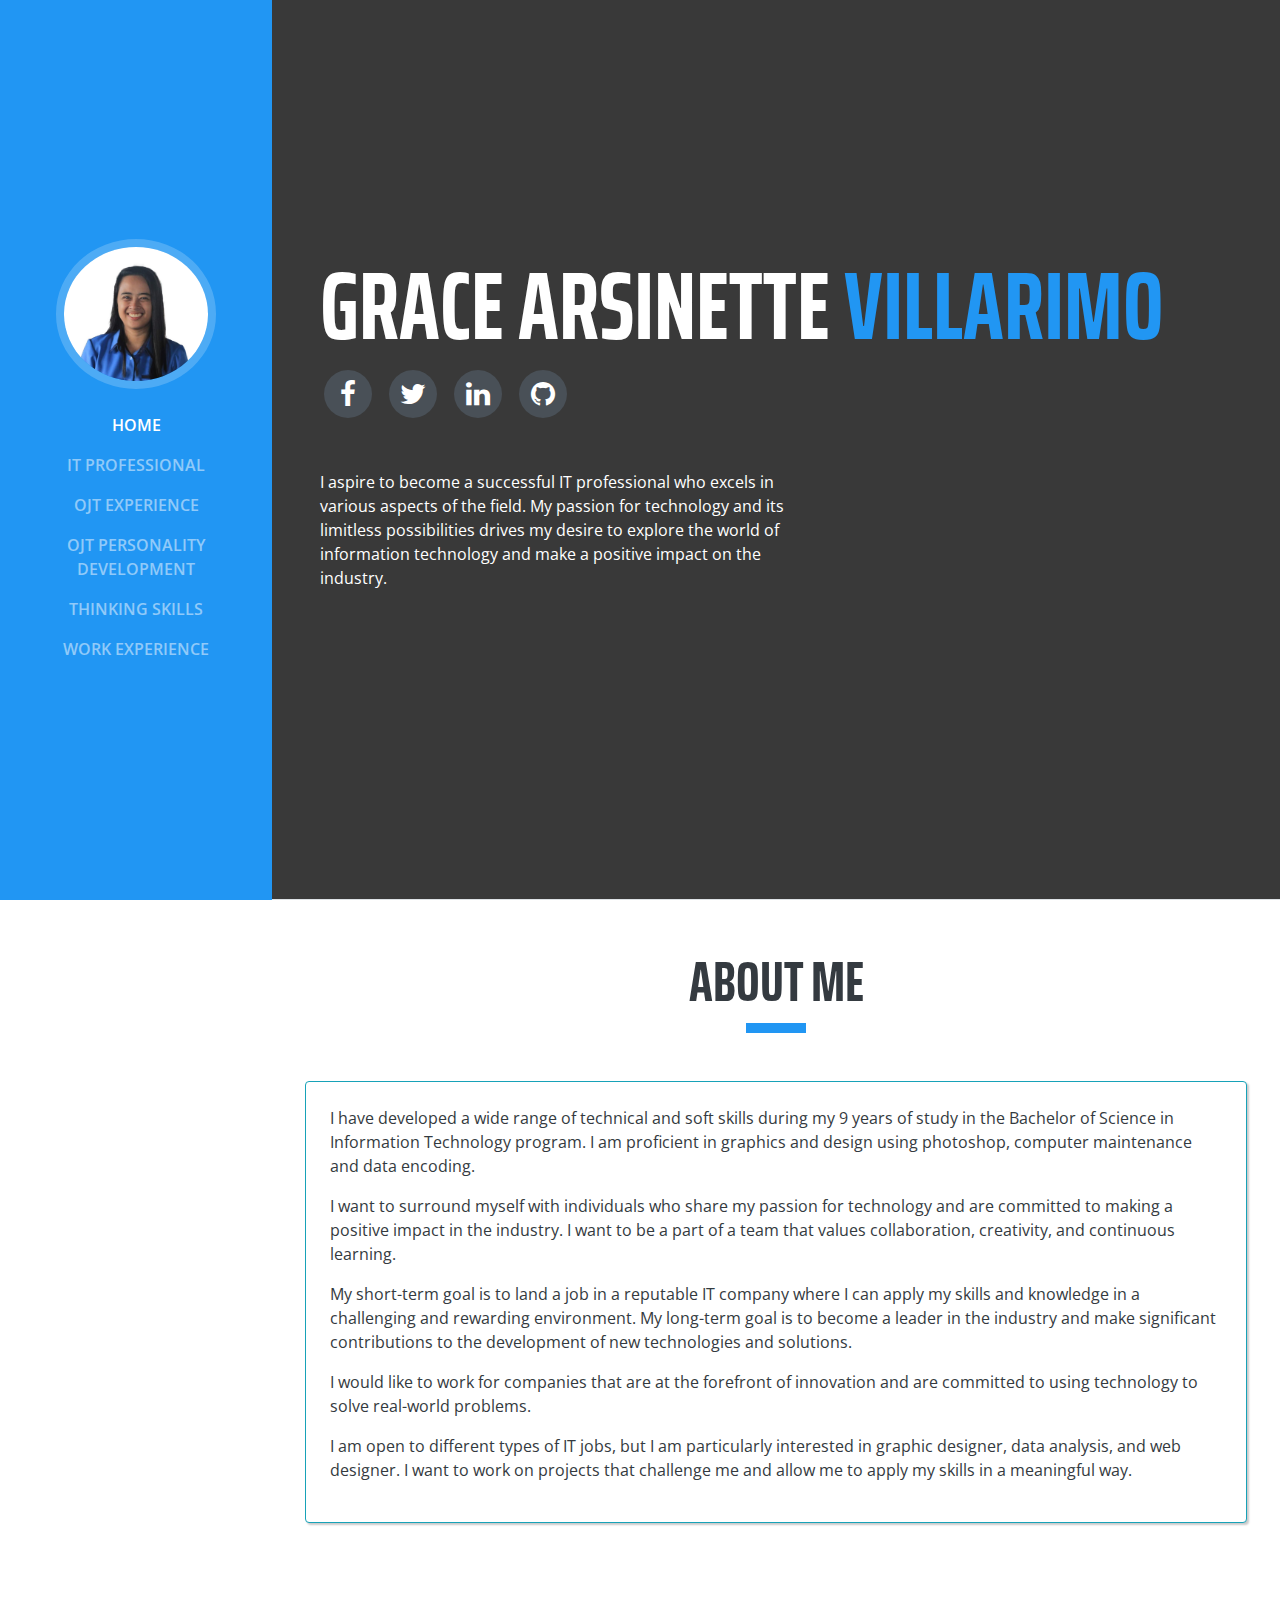
<file: index.html>
<!DOCTYPE html>
<html lang="en">

<head>
    <meta charset="utf-8">
    <meta name="viewport" content="width=device-width, initial-scale=1, shrink-to-fit=no">
    <meta name="description" content="">
    <meta name="author" content="">

    <link rel="shortcut icon" href="img/favicon.ico">
    <title>GRACE ARSINETTE VILLARIMO</title>

    <!-- Global stylesheets -->
    <link href="css/bootstrap/bootstrap.min.css" rel="stylesheet">
    <link href="https://fonts.googleapis.com/css?family=Saira+Extra+Condensed:100,200,300,400,500,600,700,800,900" rel="stylesheet">
    <link href="https://fonts.googleapis.com/css?family=Open+Sans:300,300i,400,400i,600,600i,700,700i,800,800i" rel="stylesheet">
    <link href="font-awesome/css/font-awesome.min.css" rel="stylesheet">
    <link href="css/devicons/css/devicons.min.css" rel="stylesheet">
    <link href="css/simple-line-icons/css/simple-line-icons.css" rel="stylesheet">
    <link href="css/style.css" rel="stylesheet">
</head>

<body id="page-top">
    
    <nav class="navbar navbar-expand-lg navbar-dark bg-primary fixed-top" id="sideNav">
      <a class="navbar-brand  " href="index.html">
        <span class="d-block d-lg-none  mx-0 px-0"><img src="img/logo-white.png" alt="" class="img-fluid"></span>
        <span class="d-none d-lg-block">
          <img class="img-fluid img-profile rounded-circle mx-auto mb-2" src="img/profile.jpg" alt="">
        </span>
      </a>
        <button class="navbar-toggler" type="button" data-toggle="collapse" data-target="#navbarSupportedContent" aria-controls="navbarSupportedContent" aria-expanded="false" aria-label="Toggle navigation">
            <span class="navbar-toggler-icon"></span>
        </button>
        <div class="collapse navbar-collapse" id="navbarSupportedContent">
            <ul class="navbar-nav">
                <li class="nav-item">
                    <a class="nav-link active " href="#about">HOME</a>
                </li>
                <li class="nav-item">
                    <a class="nav-link  " href="PROFESSIONAL.html">IT PROFESSIONAL</a>
                </li>
                <li class="nav-item">
                    <a class="nav-link  " href="OJT EXPERIENCE.html">OJT EXPERIENCE</a>
                </li>
                <li class="nav-item">
                    <a class="nav-link  " href="PERSONALITYDEVELOPMENT.html">OJT PERSONALITY DEVELOPMENT </a>
                </li>
                <!-- <li class="nav-item">
                    <a class="nav-link  " href="#awards">COMPETENCY SKILLS</a>
                </li> -->
                <li class="nav-item">
                    <a class="nav-link  " href="THINKINGSKILLS.html">THINKING SKILLS</a>
                </li>
                <li class="nav-item">
                    <a class="nav-link  " href="WORKEXPERIENCE.html">WORK EXPERIENCE</a>
                </li>
            </ul>
        </div>
    </nav>

    <div class="container-fluid p-0">


      <section class="resume-section p-3 p-lg-5 d-flex d-column" id="about">
          <div class="my-auto" >
              <!-- <img src="img/logo-s.png" class="img-fluid mb-3" alt=""> -->
              <h1 class="mb-0 text-white">GRACE ARSINETTE
                <span class="text-primary">VILLARIMO</span>
              </h1>
              <!-- <h3 class="text-light">BSIT 2023</h3> -->
              <ul class="list-inline list-social-icons mb-0 mt-3">
                <li class="list-inline-item">
                    <a href="#">
                <span class="fa-stack fa-lg">
                  <i class="fa fa-circle fa-stack-2x"></i>
                  <i class="fa fa-facebook fa-stack-1x fa-inverse"></i>
                </span>
              </a>
                </li>
                <li class="list-inline-item">
                    <a href="#">
                <span class="fa-stack fa-lg">
                  <i class="fa fa-circle fa-stack-2x"></i>
                  <i class="fa fa-twitter fa-stack-1x fa-inverse"></i>
                </span>
              </a>
                </li>
                <li class="list-inline-item">
                    <a href="#">
                <span class="fa-stack fa-lg">
                  <i class="fa fa-circle fa-stack-2x"></i>
                  <i class="fa fa-linkedin fa-stack-1x fa-inverse"></i>
                </span>
              </a>
                </li>
                <li class="list-inline-item">
                    <a href="#">
                <span class="fa-stack fa-lg">
                  <i class="fa fa-circle fa-stack-2x"></i>
                  <i class="fa fa-github fa-stack-1x fa-inverse"></i>
                </span>
              </a>
                </li>
            </ul>
              <div class="subheading mb-5 text-white">
              </div>
              <p class="mb-5 text-white" style="max-width: 500px;" >I aspire to become a successful IT professional who excels in various aspects of the field. My passion for technology and its limitless possibilities drives my desire to explore the world of information technology and make a positive impact on the industry. </p>
           
          </div>
      </section>

  
      <section class="resume-section p-3 p-lg-5 " id="">
          <div class="row my-auto">
              <div class="col-12">
                <h2 class="  text-center">ABOUT ME</h2>
                <div class="mb-5 heading-border"></div>
              </div>
              
                <div class="card mx-0 p-4 mb-5" style="border-color: #17a2b8; box-shadow: 2px 2px 2px rgba(0, 0, 0, 0.21);">
                  <div class=" resume-content mr-auto text-dark">
                      <p>	I have developed a wide range of technical and soft skills during my 9 years of study in the Bachelor of Science in Information Technology program. I am proficient in graphics and design using photoshop, computer maintenance and data encoding.</p>
                      <p>	I want to surround myself with individuals who share my passion for technology and are committed to making a positive impact in the industry. I want to be a part of a team that values collaboration, creativity, and continuous learning.</p>
                      <p>	My short-term goal is to land a job in a reputable IT company where I can apply my skills and knowledge in a challenging and rewarding environment. My long-term goal is to become a leader in the industry and make significant contributions to the development of new technologies and solutions.</p>
                      <p>	I would like to work for companies that are at the forefront of innovation and are committed to using technology to solve real-world problems.</p>
                      <p>	I am open to different types of IT jobs, but I am particularly interested in graphic designer, data analysis, and web designer. I want to work on projects that challenge me and allow me to apply my skills in a meaningful way.</p>
                  </div>
                </div>  
              </div>
          </div>
      </section>

    </div>


    <!-- Global javascript -->
    <script src="js/jquery/jquery.min.js"></script>
    <script src="js/bootstrap/bootstrap.bundle.min.js"></script>
    <script src="js/jquery-easing/jquery.easing.min.js"></script>
    <script src="js/counter/jquery.waypoints.min.js"></script>
    <script src="js/counter/jquery.counterup.min.js"></script>
    <script src="js/custom.js"></script>
    <script>
        $(document).ready(function(){

        $(".filter-b").click(function(){
            var value = $(this).attr('data-filter');
            if(value == "all")
            { 
                $('.filter').show('1000');
            }
            else
            { 
                $(".filter").not('.'+value).hide('3000');
                $('.filter').filter('.'+value).show('3000');
            }
        });
        
        if ($(".filter-b").removeClass("active")) {
          $(this).removeClass("active");
        }
        $(this).addClass("active");
        });

        // SKILLS
        $(function () {
            $('.counter').counterUp({
                delay: 10,
                time: 2000
            });

        });
    </script> 
</body>

</html>
</file>
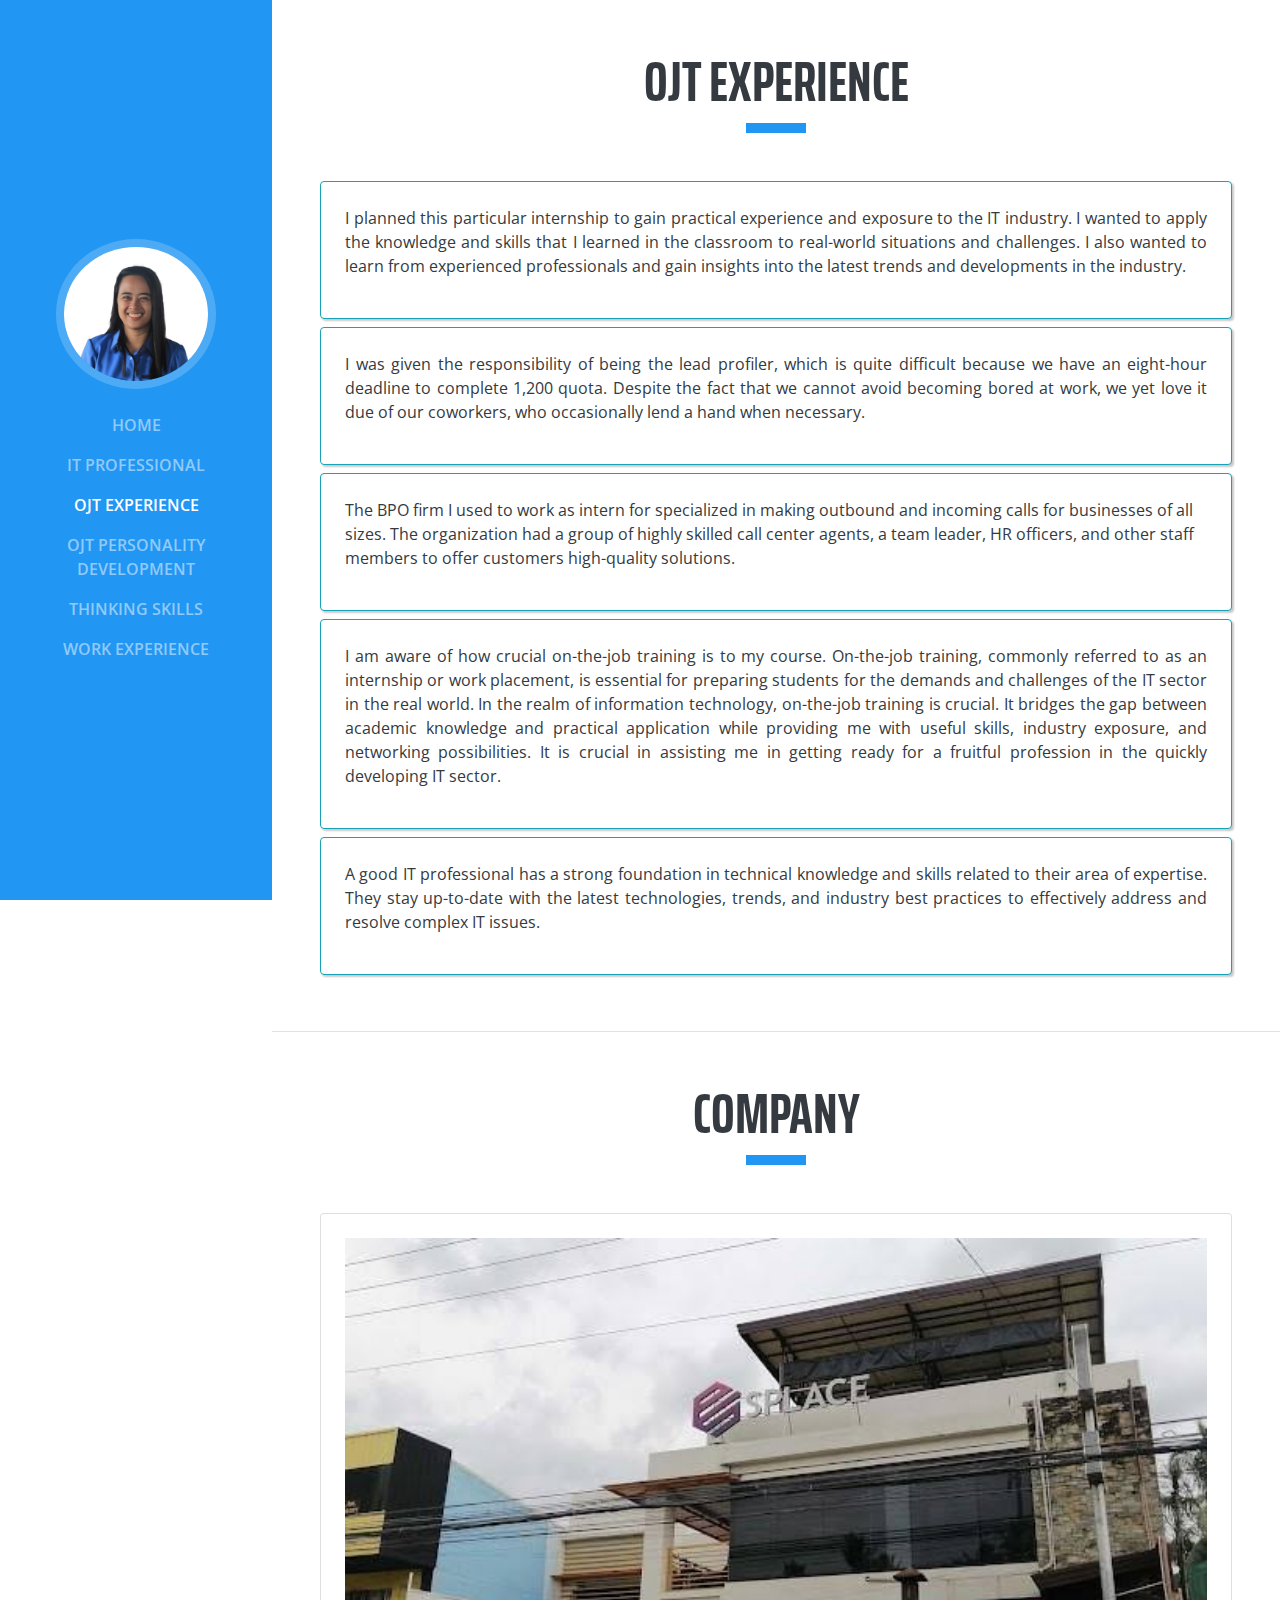
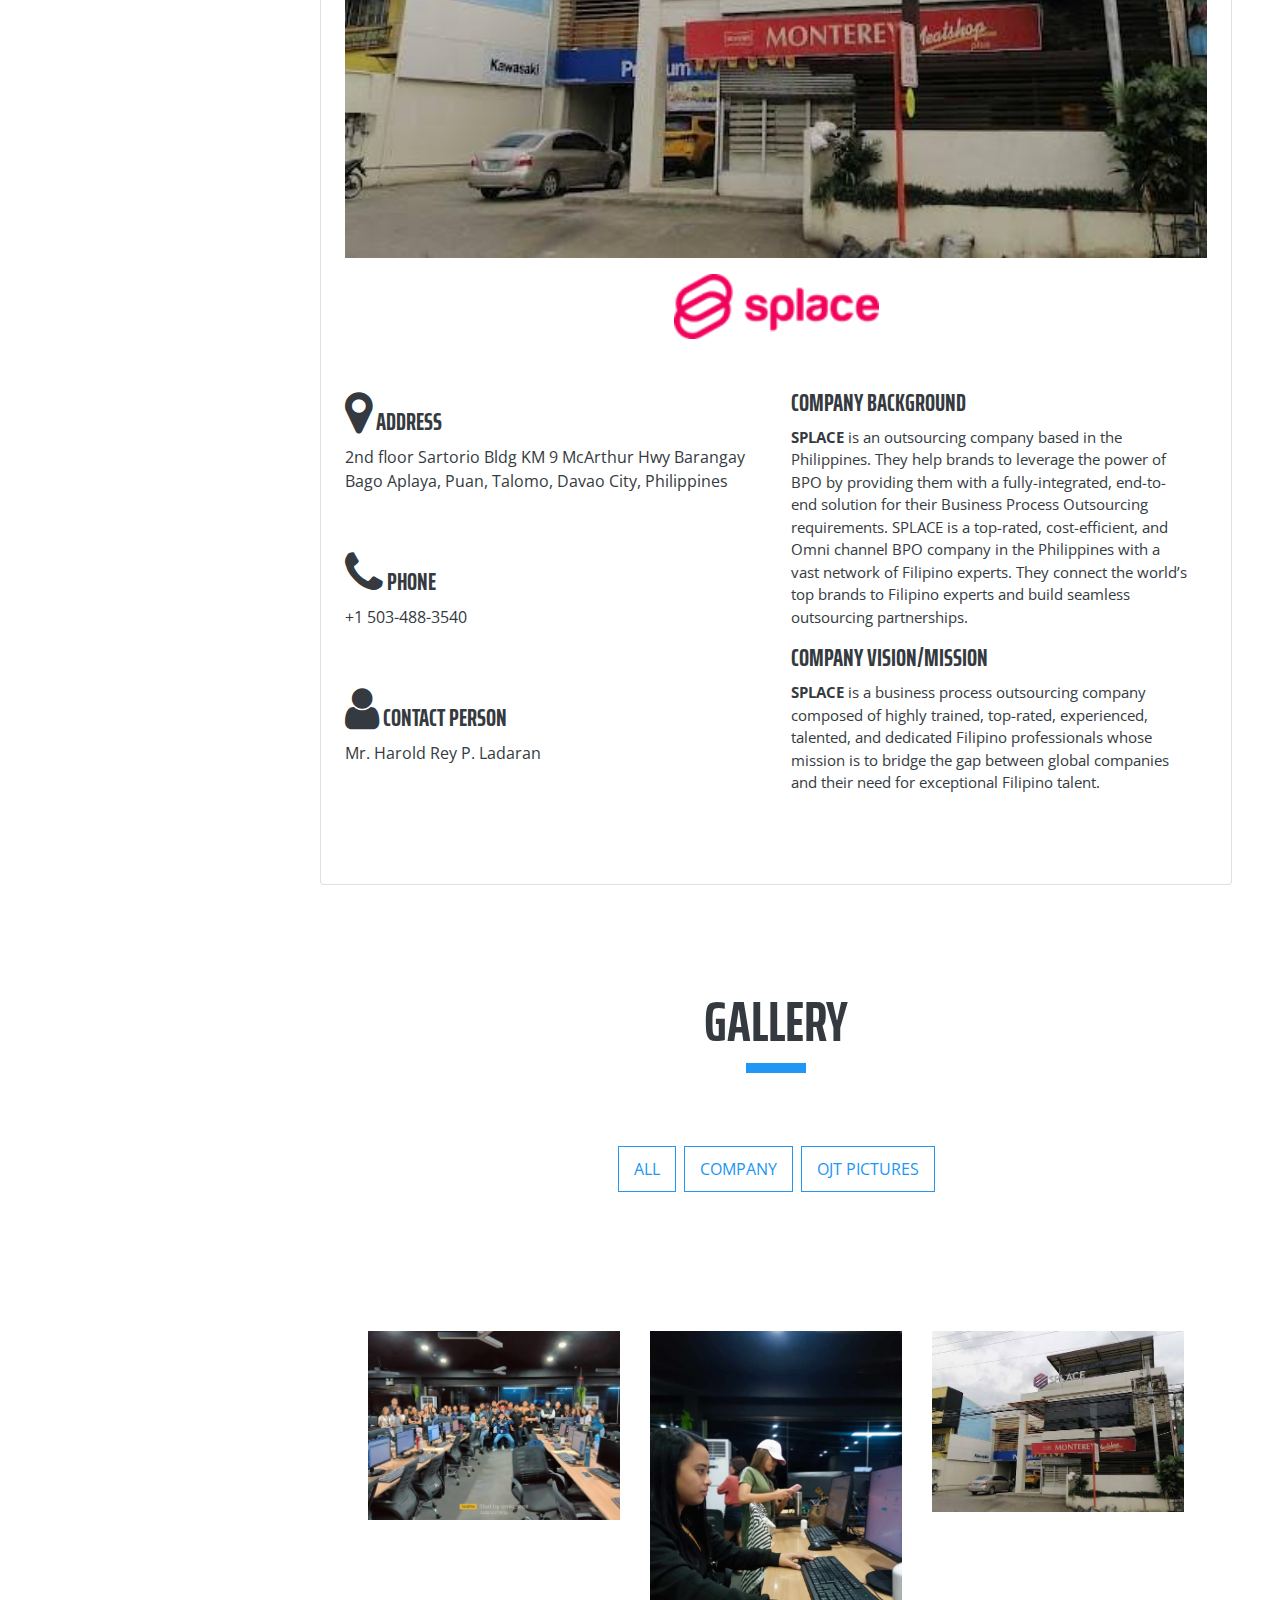
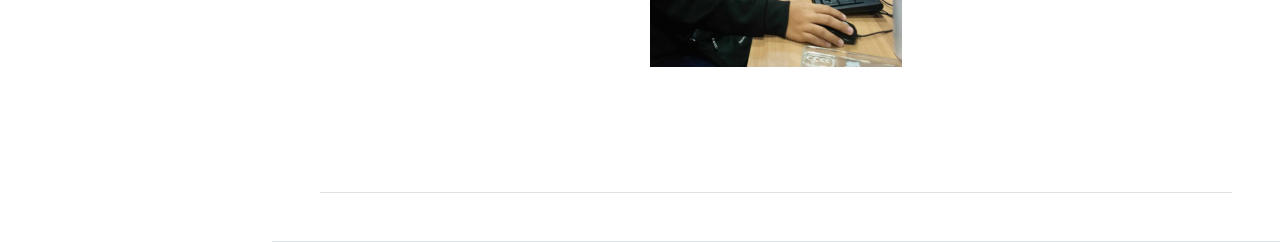
<file: OJT EXPERIENCE.html>
<!DOCTYPE html>
<html lang="en">

<head>
    <meta charset="utf-8">
    <meta name="viewport" content="width=device-width, initial-scale=1, shrink-to-fit=no">
    <meta name="description" content="">
    <meta name="author" content="">

    <link rel="shortcut icon" href="img/favicon.ico">
    <title>GRACE ARSINETTE VILLARIMO</title>

    <!-- Global stylesheets -->
    <link href="css/bootstrap/bootstrap.min.css" rel="stylesheet">
    <link href="https://fonts.googleapis.com/css?family=Saira+Extra+Condensed:100,200,300,400,500,600,700,800,900" rel="stylesheet">
    <link href="https://fonts.googleapis.com/css?family=Open+Sans:300,300i,400,400i,600,600i,700,700i,800,800i" rel="stylesheet">
    <link href="font-awesome/css/font-awesome.min.css" rel="stylesheet">
    <link href="css/devicons/css/devicons.min.css" rel="stylesheet">
    <link href="css/simple-line-icons/css/simple-line-icons.css" rel="stylesheet">
    <link href="css/style.css" rel="stylesheet">
</head>

<body id="page-top">
    
    <nav class="navbar navbar-expand-lg navbar-dark bg-primary fixed-top" id="sideNav">
      <a class="navbar-brand js-scroll-trigger" href="index.html">
        <span class="d-block d-lg-none  mx-0 px-0"><img src="img/logo-white.png" alt="" class="img-fluid"></span>
        <span class="d-none d-lg-block">
          <img class="img-fluid img-profile rounded-circle mx-auto mb-2" src="img/profile.jpg" alt="">
        </span>
      </a>
        <button class="navbar-toggler" type="button" data-toggle="collapse" data-target="#navbarSupportedContent" aria-controls="navbarSupportedContent" aria-expanded="false" aria-label="Toggle navigation">
            <span class="navbar-toggler-icon"></span>
        </button>
        <div class="collapse navbar-collapse" id="navbarSupportedContent">
            <ul class="navbar-nav">
                <li class="nav-item">
                    <a class="nav-link" href="index.html">HOME</a>
                </li>
                <li class="nav-item">
                    <a class="nav-link  " href="PROFESSIONAL.html">IT PROFESSIONAL</a>
                </li>
                <li class="nav-item">
                    <a class="nav-link active" href="OJT EXPERIENCE.html">OJT EXPERIENCE</a>
                </li>
              <li class="nav-item">
                  <a class="nav-link  " href="PERSONALITYDEVELOPMENT.html">OJT PERSONALITY DEVELOPMENT </a>
              </li>
              <!-- <li class="nav-item">
                  <a class="nav-link  " href="#awards">COMPETENCY SKILLS</a>
              </li> -->
              <li class="nav-item">
                  <a class="nav-link  " href="THINKINGSKILLS.html">THINKING SKILLS</a>
              </li>
              <li class="nav-item">
                  <a class="nav-link  " href="WORKEXPERIENCE.html">WORK EXPERIENCE</a>
              </li>
            </ul>
        </div>
    </nav>

    <div class="container-fluid p-0">
   
    <section class="resume-section p-3 p-lg-5 " id="">
      <div class="row my-auto">
          <div class="col-12">
            <h2 class="  text-center">OJT EXPERIENCE</h2>
            <div class="mb-5 heading-border"></div>
          </div>
          <div class="col-md-12 col-sm-12 text-dark " > 
            <div class="card mx-0 p-4 mb-2" style="border-color: #17a2b8; box-shadow: 2px 2px 2px rgba(0, 0, 0, 0.21);">
              <div class=" resume-content mr-auto text-justify">
                  <p>I planned this particular internship to gain practical experience and exposure to the IT industry. I wanted to apply the knowledge and skills that I learned in the classroom to real-world situations and challenges. I also wanted to learn from experienced professionals and gain insights into the latest trends and developments in the industry.</p>
              </div>
            </div>  
            <div class="card mx-0 p-4 mb-2" style="border-color: #17a2b8; box-shadow: 2px 2px 2px rgba(0, 0, 0, 0.21);">
              <div class=" resume-content mr-auto text-justify">
                  <p>I was given the responsibility of being the lead profiler, which is quite difficult because we have an eight-hour deadline to complete 1,200 quota. Despite the fact that we cannot avoid becoming bored at work, we yet love it due of our coworkers, who occasionally lend a hand when necessary.</p>
              </div>
            </div>  
            <div class="card mx-0 p-4 mb-2" style="border-color: #17a2b8; box-shadow: 2px 2px 2px rgba(0, 0, 0, 0.21);">
              <div class=" resume-content mr-auto text-justify">
                </div>	The BPO firm I used to work as intern for specialized in making outbound and incoming calls for businesses of all sizes. The organization had a group of highly skilled call center agents, a team leader, HR officers, and other staff members to offer customers high-quality solutions.</p>
              </div> 
            <div class="card mx-0 p-4 mb-2" style="border-color: #17a2b8; box-shadow: 2px 2px 2px rgba(0, 0, 0, 0.21);">
              <div class=" resume-content mr-auto text-justify text-dark">
                  <p>	I am aware of how crucial on-the-job training is to my course. On-the-job training, commonly referred to as an internship or work placement, is essential for preparing students for the demands and challenges of the IT sector in the real world. In the realm of information technology, on-the-job training is crucial. It bridges the gap between academic knowledge and practical application while providing me with useful skills, industry exposure, and networking possibilities. It is crucial in assisting me in getting ready for a fruitful profession in the quickly developing IT sector.</p>
              </div>
            </div>  
              <div class="card mx-0 p-4 mb-2" style="border-color: #17a2b8; box-shadow: 2px 2px 2px rgba(0, 0, 0, 0.21);">
                <div class=" resume-content mr-auto text-justify text-dark">
                    <p>A good IT professional has a strong foundation in technical knowledge and skills related to their area of expertise. They stay up-to-date with the latest technologies, trends, and industry best practices to effectively address and resolve complex IT issues.</p>
              </div>
            </div>  
          </div>
          </div>
      </div>
  </section>
  
  <section class="resume-section p-3 p-lg-5 " id="">
    <div class="row my-auto">
        <div class="col-12">
          <h2 class="  text-center">Company</h2>
          <div class="mb-5 heading-border"></div>
        </div>
        <div class="col-md-12 col-sm-12 text-dark " > 
          <div class="card mx-0 p-4 mb-2">
            <img src="img/splace.jpeg" height="100%" alt="">
            <!-- <h3 class="text-center mt-2">SPLACE</h3> -->
            <div class="text-center mt-3">
              <img src="img/splace logo.png" height="20%" width="205" alt="" >
            </div>
            <div class="row my-auto" id="contact"> 
              <div class="col-md-6">
                <div class="contact-cont2"> 
                  <div class="contact-add contact-box-desc">
                    <h4><i class="fa fa-map-marker cl-atlantis fa-2x"></i> Address</h4>
                    <p>2nd floor Sartorio  Bldg KM 9 McArthur Hwy Barangay Bago Aplaya, Puan, Talomo, Davao City, Philippines</p>
                  </div>
                  <div class="contact-phone contact-side-desc contact-box-desc">
                    <h4><i class="fa fa-phone cl-atlantis fa-2x"></i> Phone</h4>
                    <p>+1 503-488-3540</p>
                  </div>
                  <div class="contact-mail contact-side-desc contact-box-desc">
                    <h4><i class="fa fa-user cl-atlantis fa-2x"></i> Contact Person</h3>
                  <p > 
                    Mr. Harold Rey P. Ladaran
                  </p>
              
                  </div>
                </div>
                
        
              </div>
              <div class="col-md-6 col-sm-12 "> 
                <div class="contact-cont">
                  <h4>Company Background</h4>
                  <div class="heading-border-light"></div>
                  <p><strong> SPLACE</strong> is an outsourcing company based in the Philippines. They help brands to leverage the power of BPO by providing them with a fully-integrated, end-to-end solution for their Business Process Outsourcing requirements. 
                    SPLACE is a top-rated, cost-efficient, and Omni channel BPO company in the Philippines with a vast network of Filipino experts. They connect the world’s top brands to Filipino experts and build seamless outsourcing partnerships.
                    </p>
                </div>   
                <div class="contact-cont">
                  <h4>Company Vision/Mission</h4>
                  <div class="heading-border-light"></div>
                  <p><strong> SPLACE </strong> is a business process outsourcing company composed of highly trained, top-rated, experienced, talented, and dedicated Filipino professionals whose mission is to bridge the gap between global companies and their need for exceptional Filipino talent.</p>
                </div>   
              </div> 
            </div>
          </div>  
          <section class="resume-section p-3 p-lg-5 d-flex flex-column" id="portfolio"> 
            <div class="row my-auto">
                <div class="col-12">
                  <h2 class="  text-center">GALLERY</h2>
                  <div class="mb-5 heading-border"></div>
                </div>
                <div class="col-md-12">
                  <div class="port-head-cont">
                    <button class="btn btn-general btn-green filter-b" data-filter="all">All</button>
                    <button class="btn btn-general btn-green filter-b" data-filter="company">Company</button>
                    <button class="btn btn-general btn-green filter-b" data-filter="mine">OJT Pictures</button>
                   
                  </div>
                </div>
            </div>
            <div class="row my-auto">
                <div class="col-sm-4 portfolio-item filter mine">
                        <img class="img-fluid" src="img/OJT.jpg" alt="">
                </div>
              
                <div class="col-sm-4 portfolio-item filter mine">
                        <img class="img-fluid" src="img/OJT1.jpeg" alt="">
                </div>              
                <div class="col-sm-4 portfolio-item filter company">
                        <img class="img-fluid" src="img/splace.jpeg" alt="">
                </div>

            </div>
        </section>
    </div>
</section>
</div>
 

    <!-- Global javascript -->
    <script src="js/jquery/jquery.min.js"></script>
    <script src="js/bootstrap/bootstrap.bundle.min.js"></script>
    <script src="js/jquery-easing/jquery.easing.min.js"></script>
    <script src="js/counter/jquery.waypoints.min.js"></script>
    <script src="js/counter/jquery.counterup.min.js"></script>
    <script src="js/custom.js"></script>
    <script>
        $(document).ready(function(){

        $(".filter-b").click(function(){
            var value = $(this).attr('data-filter');
            if(value == "all")
            { 
                $('.filter').show('1000');
            }
            else
            { 
                $(".filter").not('.'+value).hide('3000');
                $('.filter').filter('.'+value).show('3000');
            }
        });
        
        if ($(".filter-b").removeClass("active")) {
          $(this).removeClass("active");
        }
        $(this).addClass("active");
        });

        // SKILLS
        $(function () {
            $('.counter').counterUp({
                delay: 10,
                time: 2000
            });

        });
    </script> 
</body>

</html>
</file>
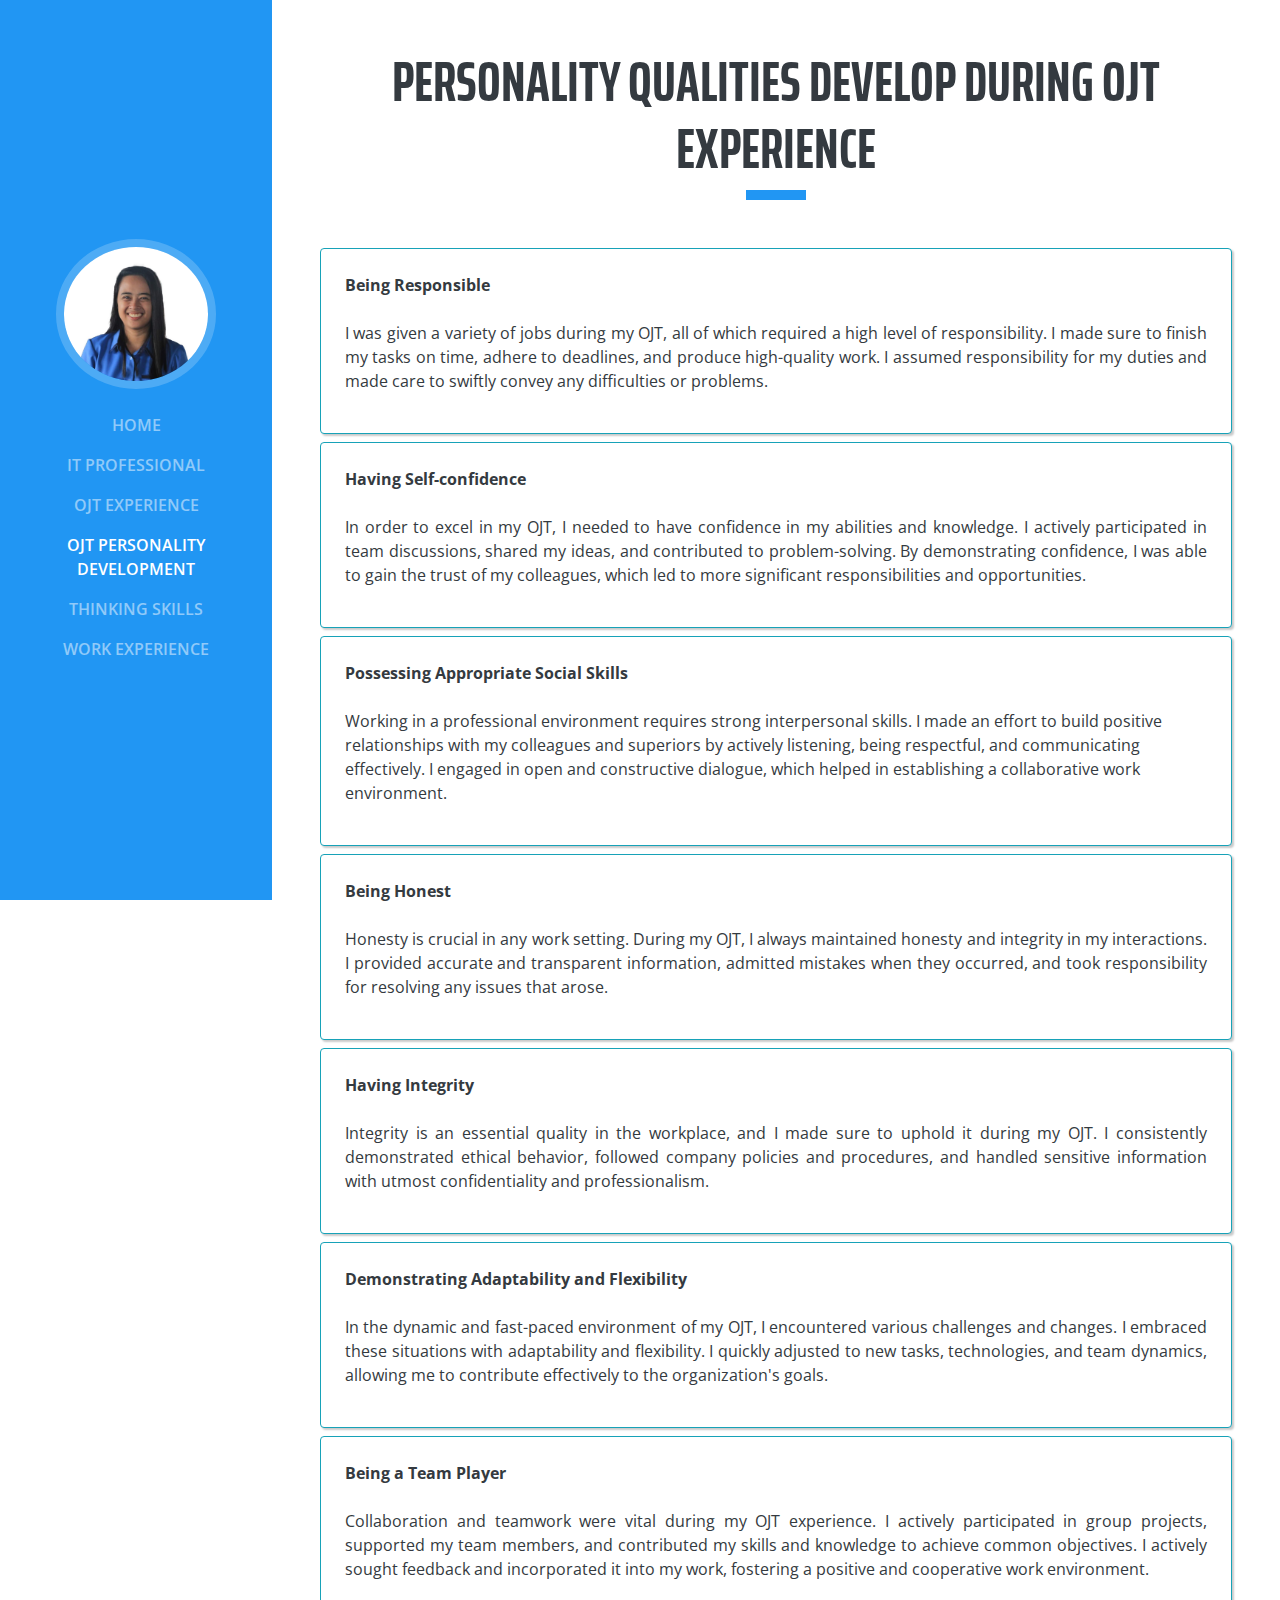
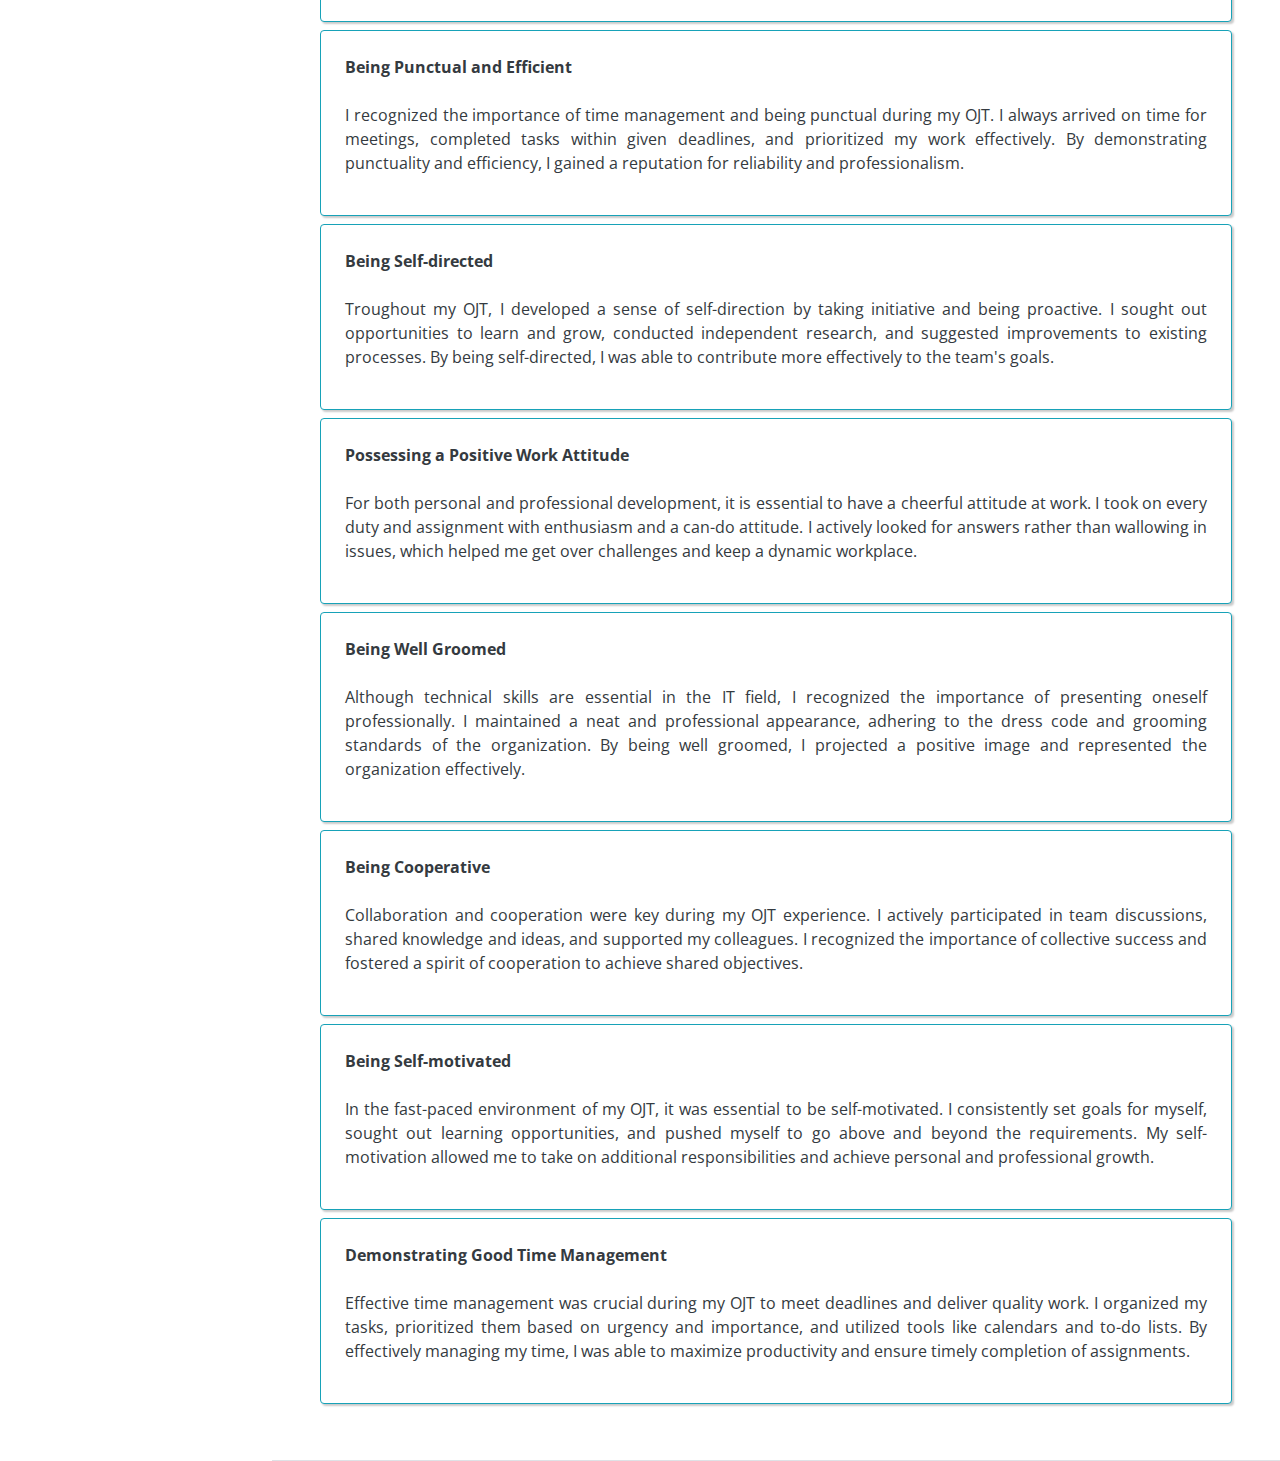
<file: PERSONALITYDEVELOPMENT.html>
<!DOCTYPE html>
<html lang="en">

<head>
    <meta charset="utf-8">
    <meta name="viewport" content="width=device-width, initial-scale=1, shrink-to-fit=no">
    <meta name="description" content="">
    <meta name="author" content="">

    <link rel="shortcut icon" href="img/favicon.ico">
    <title>Profile Bootstrap Theme</title>

    <!-- Global stylesheets -->
    <link href="css/bootstrap/bootstrap.min.css" rel="stylesheet">
    <link href="https://fonts.googleapis.com/css?family=Saira+Extra+Condensed:100,200,300,400,500,600,700,800,900" rel="stylesheet">
    <link href="https://fonts.googleapis.com/css?family=Open+Sans:300,300i,400,400i,600,600i,700,700i,800,800i" rel="stylesheet">
    <link href="font-awesome/css/font-awesome.min.css" rel="stylesheet">
    <link href="css/devicons/css/devicons.min.css" rel="stylesheet">
    <link href="css/simple-line-icons/css/simple-line-icons.css" rel="stylesheet">
    <link href="css/style.css" rel="stylesheet">
</head>

<body id="page-top">
    
    <nav class="navbar navbar-expand-lg navbar-dark bg-primary fixed-top" id="sideNav">
      <a class="navbar-brand js-scroll-trigger" href="index.html">
        <span class="d-block d-lg-none  mx-0 px-0"><img src="img/logo-white.png" alt="" class="img-fluid"></span>
        <span class="d-none d-lg-block">
          <img class="img-fluid img-profile rounded-circle mx-auto mb-2" src="img/profile.jpg" alt="">
        </span>
      </a>
        <button class="navbar-toggler" type="button" data-toggle="collapse" data-target="#navbarSupportedContent" aria-controls="navbarSupportedContent" aria-expanded="false" aria-label="Toggle navigation">
            <span class="navbar-toggler-icon"></span>
        </button>
        <div class="collapse navbar-collapse" id="navbarSupportedContent">
            <ul class="navbar-nav">
              <li class="nav-item">
                <a class="nav-link" href="index.html">HOME</a>
            </li>
            <li class="nav-item">
                <a class="nav-link " href="PROFESSIONAL.html">IT PROFESSIONAL</a>
            </li>
            <li class="nav-item">
              <a class="nav-link  " href="OJT EXPERIENCE.html">OJT EXPERIENCE</a>
          </li>
          <li class="nav-item">
              <a class="nav-link  active" href="PERSONALITYDEVELOPMENT.html">OJT PERSONALITY DEVELOPMENT </a>
          </li>
          <!-- <li class="nav-item">
              <a class="nav-link  " href="#awards">COMPETENCY SKILLS</a>
          </li> -->
          <li class="nav-item">
              <a class="nav-link  " href="THINKINGSKILLS.html">THINKING SKILLS</a>
          </li>
          <li class="nav-item">
              <a class="nav-link  " href="WORKEXPERIENCE.html">WORK EXPERIENCE</a>
          </li>
            </ul>
        </div>
    </nav>

    <div class="container-fluid p-0">
    <section class="resume-section p-3 p-lg-5 " id="">
      <div class="row my-auto">
          <div class="col-12">
            <h2 class="  text-center">PERSONALITY QUALITIES DEVELOP DURING OJT EXPERIENCE</h2>
            <div class="mb-5 heading-border"></div>
          </div>
          <div class="col-md-12 col-sm-12 text-dark " > 
            <div class="card mx-0 p-4 mb-2" style="border-color: #17a2b8; box-shadow: 2px 2px 2px rgba(0, 0, 0, 0.21);">
              <div class=" resume-content mr-auto text-justify">
                  <p><strong>Being Responsible </strong> <br><br> I was given a variety of jobs during my OJT, all of which required a high level of responsibility. I made sure to finish my tasks on time, adhere to deadlines, and produce high-quality work. I assumed responsibility for my duties and made care to swiftly convey any difficulties or problems.</p>
              </div>
            </div>  
            <div class="card mx-0 p-4 mb-2" style="border-color: #17a2b8; box-shadow: 2px 2px 2px rgba(0, 0, 0, 0.21);">
              <div class=" resume-content mr-auto text-justify">
                  <p><strong>Having Self-confidence </strong> <br><br> In order to excel in my OJT, I needed to have confidence in my abilities and knowledge. I actively participated in team discussions, shared my ideas, and contributed to problem-solving. By demonstrating confidence, I was able to gain the trust of my colleagues, which led to more significant responsibilities and opportunities.</p>
              </div>
            </div>  
            <div class="card mx-0 p-4 mb-2" style="border-color: #17a2b8; box-shadow: 2px 2px 2px rgba(0, 0, 0, 0.21);">
              <div class=" resume-content mr-auto text-justify">
                </div><strong>Possessing Appropriate Social Skills</strong> <br> Working in a professional environment requires strong interpersonal skills. I made an effort to build positive relationships with my colleagues and superiors by actively listening, being respectful, and communicating effectively. I engaged in open and constructive dialogue, which helped in establishing a collaborative work environment.</p>
              </div> 
            <div class="card mx-0 p-4 mb-2" style="border-color: #17a2b8; box-shadow: 2px 2px 2px rgba(0, 0, 0, 0.21);">
              <div class=" resume-content mr-auto text-justify text-dark">
                  <p><strong>Being Honest </strong> <br><br> Honesty is crucial in any work setting. During my OJT, I always maintained honesty and integrity in my interactions. I provided accurate and transparent information, admitted mistakes when they occurred, and took responsibility for resolving any issues that arose.</p>
              </div>
            </div>  
              <div class="card mx-0 p-4 mb-2" style="border-color: #17a2b8; box-shadow: 2px 2px 2px rgba(0, 0, 0, 0.21);">
                <div class=" resume-content mr-auto text-justify text-dark">
                    <p><strong>Having Integrity </strong> <br><br> Integrity is an essential quality in the workplace, and I made sure to uphold it during my OJT. I consistently demonstrated ethical behavior, followed company policies and procedures, and handled sensitive information with utmost confidentiality and professionalism.</p>
              </div>
            </div>  
            <div class="card mx-0 p-4 mb-2" style="border-color: #17a2b8; box-shadow: 2px 2px 2px rgba(0, 0, 0, 0.21);">
              <div class=" resume-content mr-auto text-justify text-dark">
                  <p><strong>Demonstrating Adaptability and Flexibility </strong> <br><br> In the dynamic and fast-paced environment of my OJT, I encountered various challenges and changes. I embraced these situations with adaptability and flexibility. I quickly adjusted to new tasks, technologies, and team dynamics, allowing me to contribute effectively to the organization's goals.</p>
              </div>
            </div>  
            <div class="card mx-0 p-4 mb-2" style="border-color: #17a2b8; box-shadow: 2px 2px 2px rgba(0, 0, 0, 0.21);">
              <div class=" resume-content mr-auto text-justify text-dark">
                  <p><strong>Being a Team Player </strong> <br><br> Collaboration and teamwork were vital during my OJT experience. I actively participated in group projects, supported my team members, and contributed my skills and knowledge to achieve common objectives. I actively sought feedback and incorporated it into my work, fostering a positive and cooperative work environment.</p>
              </div>
            </div>  
            <div class="card mx-0 p-4 mb-2" style="border-color: #17a2b8; box-shadow: 2px 2px 2px rgba(0, 0, 0, 0.21);">
              <div class=" resume-content mr-auto text-justify text-dark">
                  <p><strong>Being Punctual and Efficient </strong> <br><br> I recognized the importance of time management and being punctual during my OJT. I always arrived on time for meetings, completed tasks within given deadlines, and prioritized my work effectively. By demonstrating punctuality and efficiency, I gained a reputation for reliability and professionalism.</p>
              </div>
            </div>  
            <div class="card mx-0 p-4 mb-2" style="border-color: #17a2b8; box-shadow: 2px 2px 2px rgba(0, 0, 0, 0.21);">
              <div class=" resume-content mr-auto text-justify text-dark">
                  <p><strong>Being Self-directed </strong> <br><br>Troughout my OJT, I developed a sense of self-direction by taking initiative and being proactive. I sought out opportunities to learn and grow, conducted independent research, and suggested improvements to existing processes. By being self-directed, I was able to contribute more effectively to the team's goals.</p>
              </div>
            </div>  
            <div class="card mx-0 p-4 mb-2" style="border-color: #17a2b8; box-shadow: 2px 2px 2px rgba(0, 0, 0, 0.21);">
              <div class=" resume-content mr-auto text-justify text-dark">
                  <p><strong>Possessing a Positive Work Attitude </strong> <br><br> For both personal and professional development, it is essential to have a cheerful attitude at work. I took on every duty and assignment with enthusiasm and a can-do attitude. I actively looked for answers rather than wallowing in issues, which helped me get over challenges and keep a dynamic workplace.</p>
              </div>
            </div>
            <div class="card mx-0 p-4 mb-2" style="border-color: #17a2b8; box-shadow: 2px 2px 2px rgba(0, 0, 0, 0.21);">
              <div class=" resume-content mr-auto text-justify text-dark">
                  <p><strong>Being Well Groomed </strong> <br><br>Although technical skills are essential in the IT field, I recognized the importance of presenting oneself professionally. I maintained a neat and professional appearance, adhering to the dress code and grooming standards of the organization. By being well groomed, I projected a positive image and represented the organization effectively.</p>
              </div>
            </div>   
            <div class="card mx-0 p-4 mb-2" style="border-color: #17a2b8; box-shadow: 2px 2px 2px rgba(0, 0, 0, 0.21);">
              <div class=" resume-content mr-auto text-justify text-dark">
                  <p><strong>Being Cooperative </strong> <br><br> Collaboration and cooperation were key during my OJT experience. I actively participated in team discussions, shared knowledge and ideas, and supported my colleagues. I recognized the importance of collective success and fostered a spirit of cooperation to achieve shared objectives.</p>
              </div>
            </div>   
            <div class="card mx-0 p-4 mb-2" style="border-color: #17a2b8; box-shadow: 2px 2px 2px rgba(0, 0, 0, 0.21);">
              <div class=" resume-content mr-auto text-justify text-dark">
                  <p><strong>Being Self-motivated </strong> <br><br>In the fast-paced environment of my OJT, it was essential to be self-motivated. I consistently set goals for myself, sought out learning opportunities, and pushed myself to go above and beyond the requirements. My self-motivation allowed me to take on additional responsibilities and achieve personal and professional growth.</p>
              </div>
            </div>   
            <div class="card mx-0 p-4 mb-2" style="border-color: #17a2b8; box-shadow: 2px 2px 2px rgba(0, 0, 0, 0.21);">
              <div class=" resume-content mr-auto text-justify text-dark">
                  <p><strong>Demonstrating Good Time Management </strong> <br><br> Effective time management was crucial during my OJT to meet deadlines and deliver quality work. I organized my tasks, prioritized them based on urgency and importance, and utilized tools like calendars and to-do lists. By effectively managing my time, I was able to maximize productivity and ensure timely completion of assignments.</p>
              </div>
            </div>   
          </div>
          </div>
      </div>
  </section>
    </div>



    <!-- Global javascript -->
    <script src="js/jquery/jquery.min.js"></script>
    <script src="js/bootstrap/bootstrap.bundle.min.js"></script>
    <script src="js/jquery-easing/jquery.easing.min.js"></script>
    <script src="js/counter/jquery.waypoints.min.js"></script>
    <script src="js/counter/jquery.counterup.min.js"></script>
    <script src="js/custom.js"></script>
    <script>
        $(document).ready(function(){

        $(".filter-b").click(function(){
            var value = $(this).attr('data-filter');
            if(value == "all")
            { 
                $('.filter').show('1000');
            }
            else
            { 
                $(".filter").not('.'+value).hide('3000');
                $('.filter').filter('.'+value).show('3000');
            }
        });
        
        if ($(".filter-b").removeClass("active")) {
          $(this).removeClass("active");
        }
        $(this).addClass("active");
        });

        // SKILLS
        $(function () {
            $('.counter').counterUp({
                delay: 10,
                time: 2000
            });

        });
    </script> 
</body>

</html>
</file>
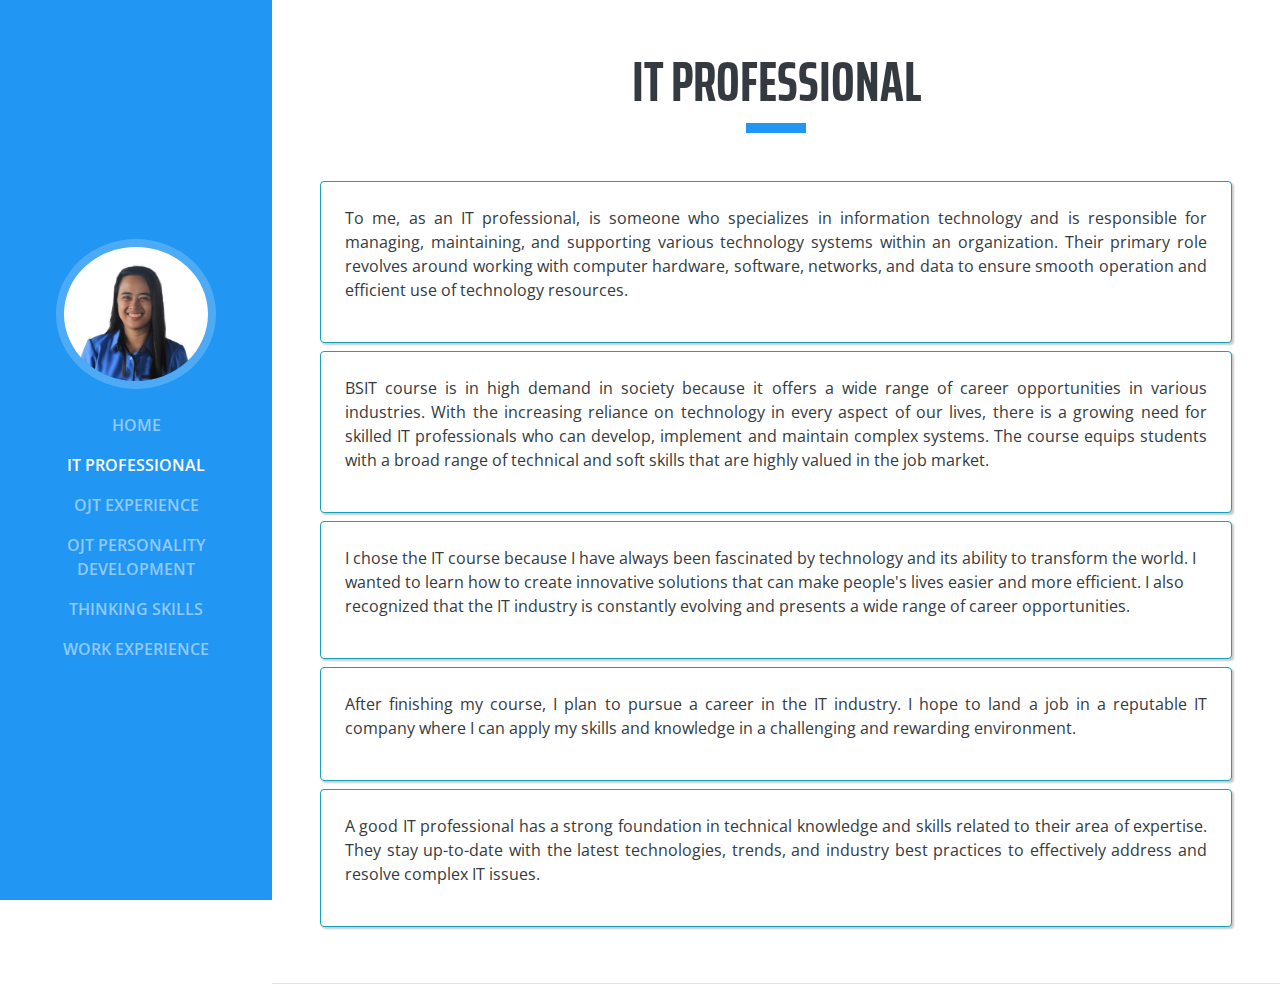
<file: PROFESSIONAL.html>
<!DOCTYPE html>
<html lang="en">

<head>
    <meta charset="utf-8">
    <meta name="viewport" content="width=device-width, initial-scale=1, shrink-to-fit=no">
    <meta name="description" content="">
    <meta name="author" content="">

    <link rel="shortcut icon" href="img/favicon.ico">
    <title>GRACE ARSINETTE VILLARIMO</title>

    <!-- Global stylesheets -->
    <link href="css/bootstrap/bootstrap.min.css" rel="stylesheet">
    <link href="https://fonts.googleapis.com/css?family=Saira+Extra+Condensed:100,200,300,400,500,600,700,800,900" rel="stylesheet">
    <link href="https://fonts.googleapis.com/css?family=Open+Sans:300,300i,400,400i,600,600i,700,700i,800,800i" rel="stylesheet">
    <link href="font-awesome/css/font-awesome.min.css" rel="stylesheet">
    <link href="css/devicons/css/devicons.min.css" rel="stylesheet">
    <link href="css/simple-line-icons/css/simple-line-icons.css" rel="stylesheet">
    <link href="css/style.css" rel="stylesheet">
</head>

<body id="page-top">
    
    <nav class="navbar navbar-expand-lg navbar-dark bg-primary fixed-top" id="sideNav">
      <a class="navbar-brand js-scroll-trigger" href="index.html">
        <span class="d-block d-lg-none  mx-0 px-0"><img src="img/logo-white.png" alt="" class="img-fluid"></span>
        <span class="d-none d-lg-block">
          <img class="img-fluid img-profile rounded-circle mx-auto mb-2" src="img/profile.jpg" alt="">
        </span>
      </a>
        <button class="navbar-toggler" type="button" data-toggle="collapse" data-target="#navbarSupportedContent" aria-controls="navbarSupportedContent" aria-expanded="false" aria-label="Toggle navigation">
            <span class="navbar-toggler-icon"></span>
        </button>
        <div class="collapse navbar-collapse" id="navbarSupportedContent">
            <ul class="navbar-nav">
                <li class="nav-item">
                    <a class="nav-link" href="index.html">HOME</a>
                </li>
                <li class="nav-item">
                    <a class="nav-link  active" href="PROFESSIONAL.html">IT PROFESSIONAL</a>
                </li>
                <li class="nav-item">
                  <a class="nav-link  " href="OJT EXPERIENCE.html">OJT EXPERIENCE</a>
              </li>
              <li class="nav-item">
                  <a class="nav-link  " href="PERSONALITYDEVELOPMENT.html">OJT PERSONALITY DEVELOPMENT </a>
              </li>
              <!-- <li class="nav-item">
                  <a class="nav-link  " href="#awards">COMPETENCY SKILLS</a>
              </li> -->
              <li class="nav-item">
                  <a class="nav-link  " href="THINKINGSKILLS.html">THINKING SKILLS</a>
              </li>
              <li class="nav-item">
                  <a class="nav-link  " href="WORKEXPERIENCE.html">WORK EXPERIENCE</a>
              </li>
            </ul>
        </div>
    </nav>

    <div class="container-fluid p-0">

    <!--====================================================
                        ABOUT
    ======================================================-->
     

    <!--====================================================
                        EXPERIENCE
    ======================================================-->      
    <section class="resume-section p-3 p-lg-5 " id="">
      <div class="row my-auto">
          <div class="col-12">
            <h2 class="  text-center">IT PROFESSIONAL</h2>
            <div class="mb-5 heading-border"></div>
          </div>
          <div class="col-md-12 col-sm-12 text-dark " > 
            <div class="card mx-0 p-4 mb-2" style="border-color: #17a2b8; box-shadow: 2px 2px 2px rgba(0, 0, 0, 0.21);">
              <div class=" resume-content mr-auto text-justify">
                  <p>To me, as an IT professional, is someone who specializes in information technology and is responsible for managing, maintaining, and supporting various technology systems within an organization. Their primary role revolves around working with computer hardware, software, networks, and data to ensure smooth operation and efficient use of technology resources.</p>
              </div>
            </div>  
            <div class="card mx-0 p-4 mb-2" style="border-color: #17a2b8; box-shadow: 2px 2px 2px rgba(0, 0, 0, 0.21);">
              <div class=" resume-content mr-auto text-justify">
                  <p>BSIT course is in high demand in society because it offers a wide range of career opportunities in various industries. With the increasing reliance on technology in every aspect of our lives, there is a growing need for skilled IT professionals who can develop, implement and maintain complex systems. The course equips students with a broad range of technical and soft skills that are highly valued in the job market.</p>
              </div>
            </div>  
            <div class="card mx-0 p-4 mb-2" style="border-color: #17a2b8; box-shadow: 2px 2px 2px rgba(0, 0, 0, 0.21);">
              <div class=" resume-content mr-auto text-justify">
                </div>I chose the IT course because I have always been fascinated by technology and its ability to transform the world. I wanted to learn how to create innovative solutions that can make people's lives easier and more efficient. I also recognized that the IT industry is constantly evolving and presents a wide range of career opportunities.</p>
              </div> 
            <div class="card mx-0 p-4 mb-2" style="border-color: #17a2b8; box-shadow: 2px 2px 2px rgba(0, 0, 0, 0.21);">
              <div class=" resume-content mr-auto text-justify text-dark">
                  <p>After finishing my course, I plan to pursue a career in the IT industry. I hope to land a job in a reputable IT company where I can apply my skills and knowledge in a challenging and rewarding environment.</p>
              </div>
            </div>  
              <div class="card mx-0 p-4 mb-2" style="border-color: #17a2b8; box-shadow: 2px 2px 2px rgba(0, 0, 0, 0.21);">
                <div class=" resume-content mr-auto text-justify text-dark">
                    <p>A good IT professional has a strong foundation in technical knowledge and skills related to their area of expertise. They stay up-to-date with the latest technologies, trends, and industry best practices to effectively address and resolve complex IT issues.</p>
              </div>
            </div>  
          </div>
          </div>
      </div>
  </section>


</div>



    <!-- Global javascript -->
    <script src="js/jquery/jquery.min.js"></script>
    <script src="js/bootstrap/bootstrap.bundle.min.js"></script>
    <script src="js/jquery-easing/jquery.easing.min.js"></script>
    <script src="js/counter/jquery.waypoints.min.js"></script>
    <script src="js/counter/jquery.counterup.min.js"></script>
    <script src="js/custom.js"></script>
    <script>
        $(document).ready(function(){

        $(".filter-b").click(function(){
            var value = $(this).attr('data-filter');
            if(value == "all")
            { 
                $('.filter').show('1000');
            }
            else
            { 
                $(".filter").not('.'+value).hide('3000');
                $('.filter').filter('.'+value).show('3000');
            }
        });
        
        if ($(".filter-b").removeClass("active")) {
          $(this).removeClass("active");
        }
        $(this).addClass("active");
        });

        // SKILLS
        $(function () {
            $('.counter').counterUp({
                delay: 10,
                time: 2000
            });

        });
    </script> 
</body>

</html>
</file>
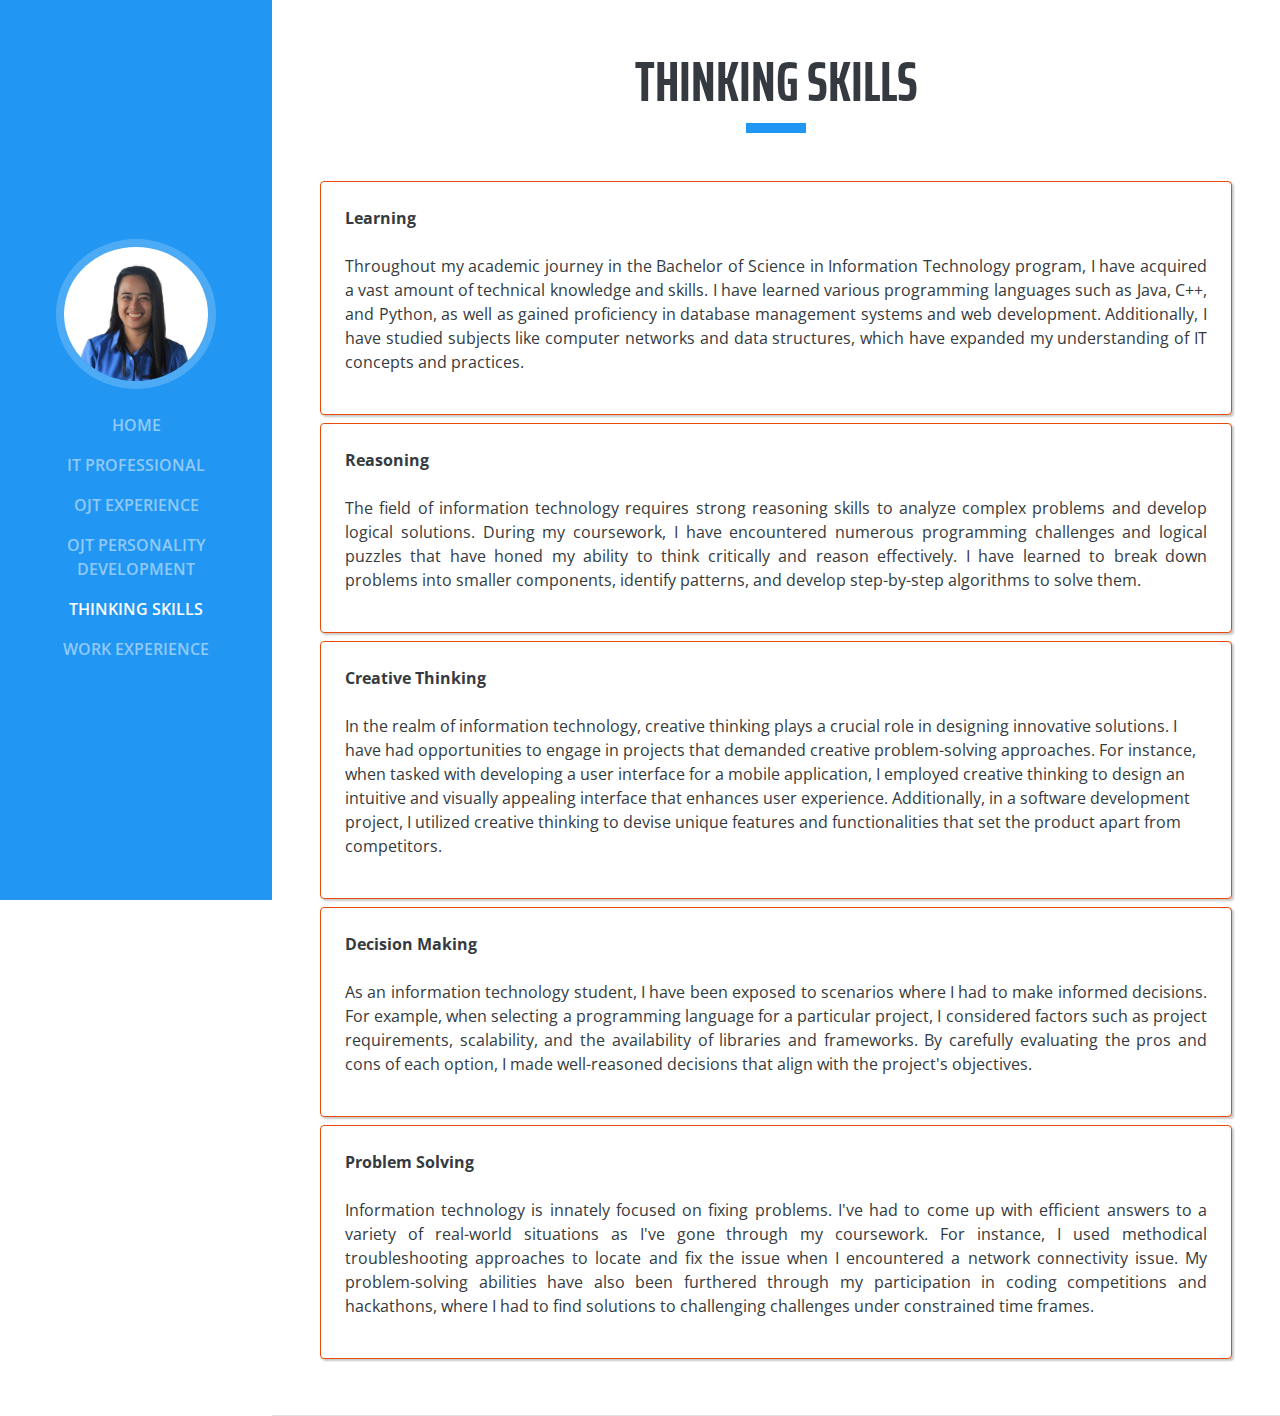
<file: THINKINGSKILLS.html>
<!DOCTYPE html>
<html lang="en">

<head>
    <meta charset="utf-8">
    <meta name="viewport" content="width=device-width, initial-scale=1, shrink-to-fit=no">
    <meta name="description" content="">
    <meta name="author" content="">

    <link rel="shortcut icon" href="img/favicon.ico">
    <title>Profile Bootstrap Theme</title>

    <!-- Global stylesheets -->
    <link href="css/bootstrap/bootstrap.min.css" rel="stylesheet">
    <link href="https://fonts.googleapis.com/css?family=Saira+Extra+Condensed:100,200,300,400,500,600,700,800,900" rel="stylesheet">
    <link href="https://fonts.googleapis.com/css?family=Open+Sans:300,300i,400,400i,600,600i,700,700i,800,800i" rel="stylesheet">
    <link href="font-awesome/css/font-awesome.min.css" rel="stylesheet">
    <link href="css/devicons/css/devicons.min.css" rel="stylesheet">
    <link href="css/simple-line-icons/css/simple-line-icons.css" rel="stylesheet">
    <link href="css/style.css" rel="stylesheet">
</head>

<body id="page-top">
    
    <nav class="navbar navbar-expand-lg navbar-dark bg-primary fixed-top" id="sideNav">
      <a class="navbar-brand js-scroll-trigger" href="index.html">
        <span class="d-block d-lg-none  mx-0 px-0"><img src="img/logo-white.png" alt="" class="img-fluid"></span>
        <span class="d-none d-lg-block">
          <img class="img-fluid img-profile rounded-circle mx-auto mb-2" src="img/profile.jpg" alt="">
        </span>
      </a>
        <button class="navbar-toggler" type="button" data-toggle="collapse" data-target="#navbarSupportedContent" aria-controls="navbarSupportedContent" aria-expanded="false" aria-label="Toggle navigation">
            <span class="navbar-toggler-icon"></span>
        </button>
        <div class="collapse navbar-collapse" id="navbarSupportedContent">
          <ul class="navbar-nav">
            <li class="nav-item">
              <a class="nav-link" href="index.html">HOME</a>
          </li>
          <li class="nav-item">
              <a class="nav-link " href="PROFESSIONAL.html">IT PROFESSIONAL</a>
          </li>
          <li class="nav-item">
            <a class="nav-link  " href="OJT EXPERIENCE.html">OJT EXPERIENCE</a>
        </li>
        <li class="nav-item">
            <a class="nav-link  " href="PERSONALITYDEVELOPMENT.html">OJT PERSONALITY DEVELOPMENT </a>
        </li>
        <!-- <li class="nav-item">
            <a class="nav-link  " href="#awards">COMPETENCY SKILLS</a>
        </li> -->
        <li class="nav-item">
            <a class="nav-link  active" href="THINKINGSKILLS.html">THINKING SKILLS</a>
        </li>
        <li class="nav-item">
            <a class="nav-link  " href="WORKEXPERIENCE.html">WORK EXPERIENCE</a>
        </li>
          </ul>
        </div>
    </nav>

    <div class="container-fluid p-0">
      <section class="resume-section p-3 p-lg-5 " id="">
        <div class="row my-auto">
            <div class="col-12">
              <h2 class="  text-center">THINKING SKILLS</h2>
              <div class="mb-5 heading-border"></div>
            </div>
            <div class="col-md-12 col-sm-12 text-dark " > 
              <div class="card mx-0 p-4 mb-2" style="border-color: #e94c08; box-shadow: 2px 2px 2px rgba(0, 0, 0, 0.21);">
                <div class=" resume-content mr-auto text-justify">
                    <p><strong>Learning </strong> <br><br> Throughout my academic journey in the Bachelor of Science in Information Technology program, I have acquired a vast amount of technical knowledge and skills. I have learned various programming languages such as Java, C++, and Python, as well as gained proficiency in database management systems and web development. Additionally, I have studied subjects like computer networks and data structures, which have expanded my understanding of IT concepts and practices.</p>
                </div>
              </div>  
              <div class="card mx-0 p-4 mb-2" style="border-color:  #e94c08; box-shadow: 2px 2px 2px rgba(0, 0, 0, 0.21);">
                <div class=" resume-content mr-auto text-justify">
                    <p><strong>Reasoning </strong> <br><br>The field of information technology requires strong reasoning skills to analyze complex problems and develop logical solutions. During my coursework, I have encountered numerous programming challenges and logical puzzles that have honed my ability to think critically and reason effectively. I have learned to break down problems into smaller components, identify patterns, and develop step-by-step algorithms to solve them.</p>
                </div>
              </div>  
              <div class="card mx-0 p-4 mb-2" style="border-color:  #e94c08; box-shadow: 2px 2px 2px rgba(0, 0, 0, 0.21);">
                <div class=" resume-content mr-auto text-justify">
                  </div><strong>Creative Thinking </strong> <br> In the realm of information technology, creative thinking plays a crucial role in designing innovative solutions. I have had opportunities to engage in projects that demanded creative problem-solving approaches. For instance, when tasked with developing a user interface for a mobile application, I employed creative thinking to design an intuitive and visually appealing interface that enhances user experience. Additionally, in a software development project, I utilized creative thinking to devise unique features and functionalities that set the product apart from competitors.</p>
                </div> 
              <div class="card mx-0 p-4 mb-2" style="border-color:  #e94c08; box-shadow: 2px 2px 2px rgba(0, 0, 0, 0.21);">
                <div class=" resume-content mr-auto text-justify text-dark">
                    <p><strong>Decision Making </strong> <br><br> As an information technology student, I have been exposed to scenarios where I had to make informed decisions. For example, when selecting a programming language for a particular project, I considered factors such as project requirements, scalability, and the availability of libraries and frameworks. By carefully evaluating the pros and cons of each option, I made well-reasoned decisions that align with the project's objectives.</p>
                </div>
              </div>  
                <div class="card mx-0 p-4 mb-2" style="border-color:  #e94c08; box-shadow: 2px 2px 2px rgba(0, 0, 0, 0.21);">
                  <div class=" resume-content mr-auto text-justify text-dark">
                      <p><strong>Problem Solving </strong> <br><br> Information technology is innately focused on fixing problems. I've had to come up with efficient answers to a variety of real-world situations as I've gone through my coursework. For instance, I used methodical troubleshooting approaches to locate and fix the issue when I encountered a network connectivity issue. My problem-solving abilities have also been furthered through my participation in coding competitions and hackathons, where I had to find solutions to challenging challenges under constrained time frames.</p>
                </div>
              </div>  
              
              
            </div>
            </div>
        </div>
    </section>
      </div>


    <!-- Global javascript -->
    <script src="js/jquery/jquery.min.js"></script>
    <script src="js/bootstrap/bootstrap.bundle.min.js"></script>
    <script src="js/jquery-easing/jquery.easing.min.js"></script>
    <script src="js/counter/jquery.waypoints.min.js"></script>
    <script src="js/counter/jquery.counterup.min.js"></script>
    <script src="js/custom.js"></script>
    <script>
        $(document).ready(function(){

        $(".filter-b").click(function(){
            var value = $(this).attr('data-filter');
            if(value == "all")
            { 
                $('.filter').show('1000');
            }
            else
            { 
                $(".filter").not('.'+value).hide('3000');
                $('.filter').filter('.'+value).show('3000');
            }
        });
        
        if ($(".filter-b").removeClass("active")) {
          $(this).removeClass("active");
        }
        $(this).addClass("active");
        });

        // SKILLS
        $(function () {
            $('.counter').counterUp({
                delay: 10,
                time: 2000
            });

        });
    </script> 
</body>

</html>
</file>
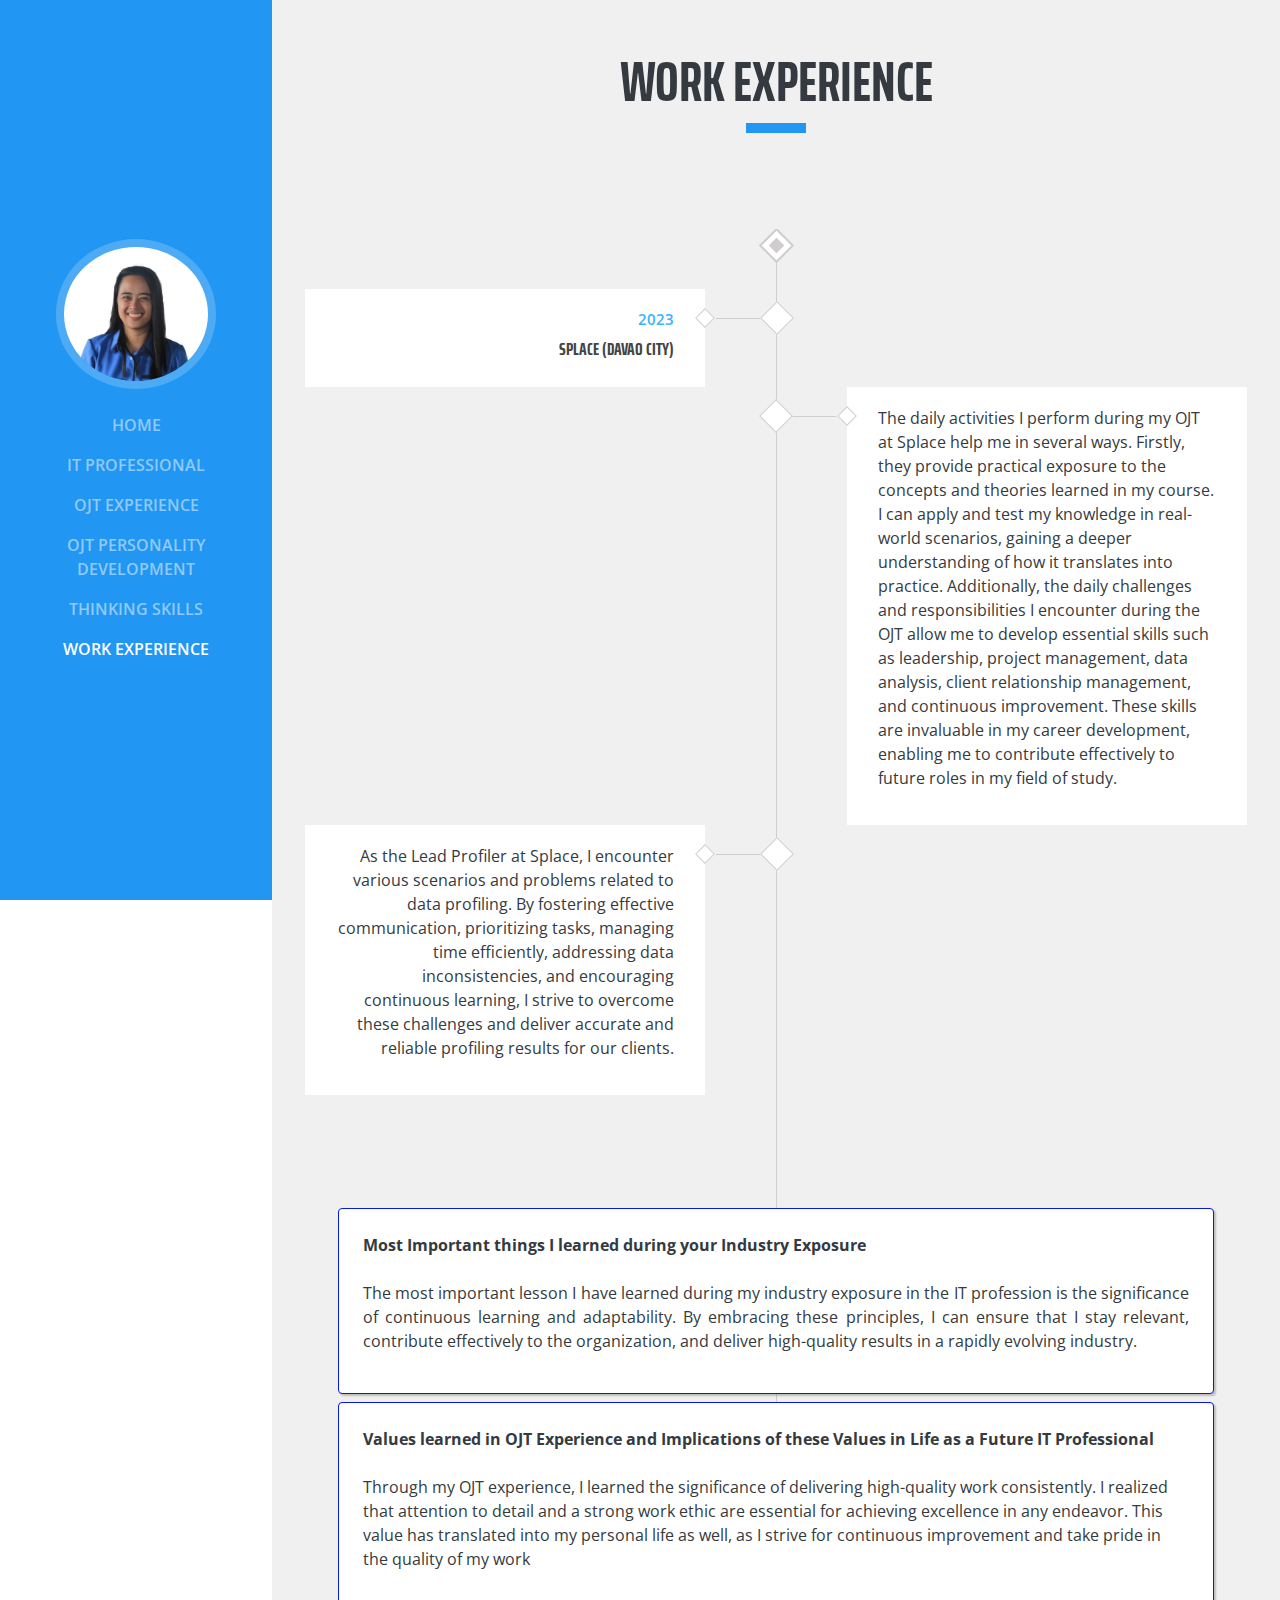
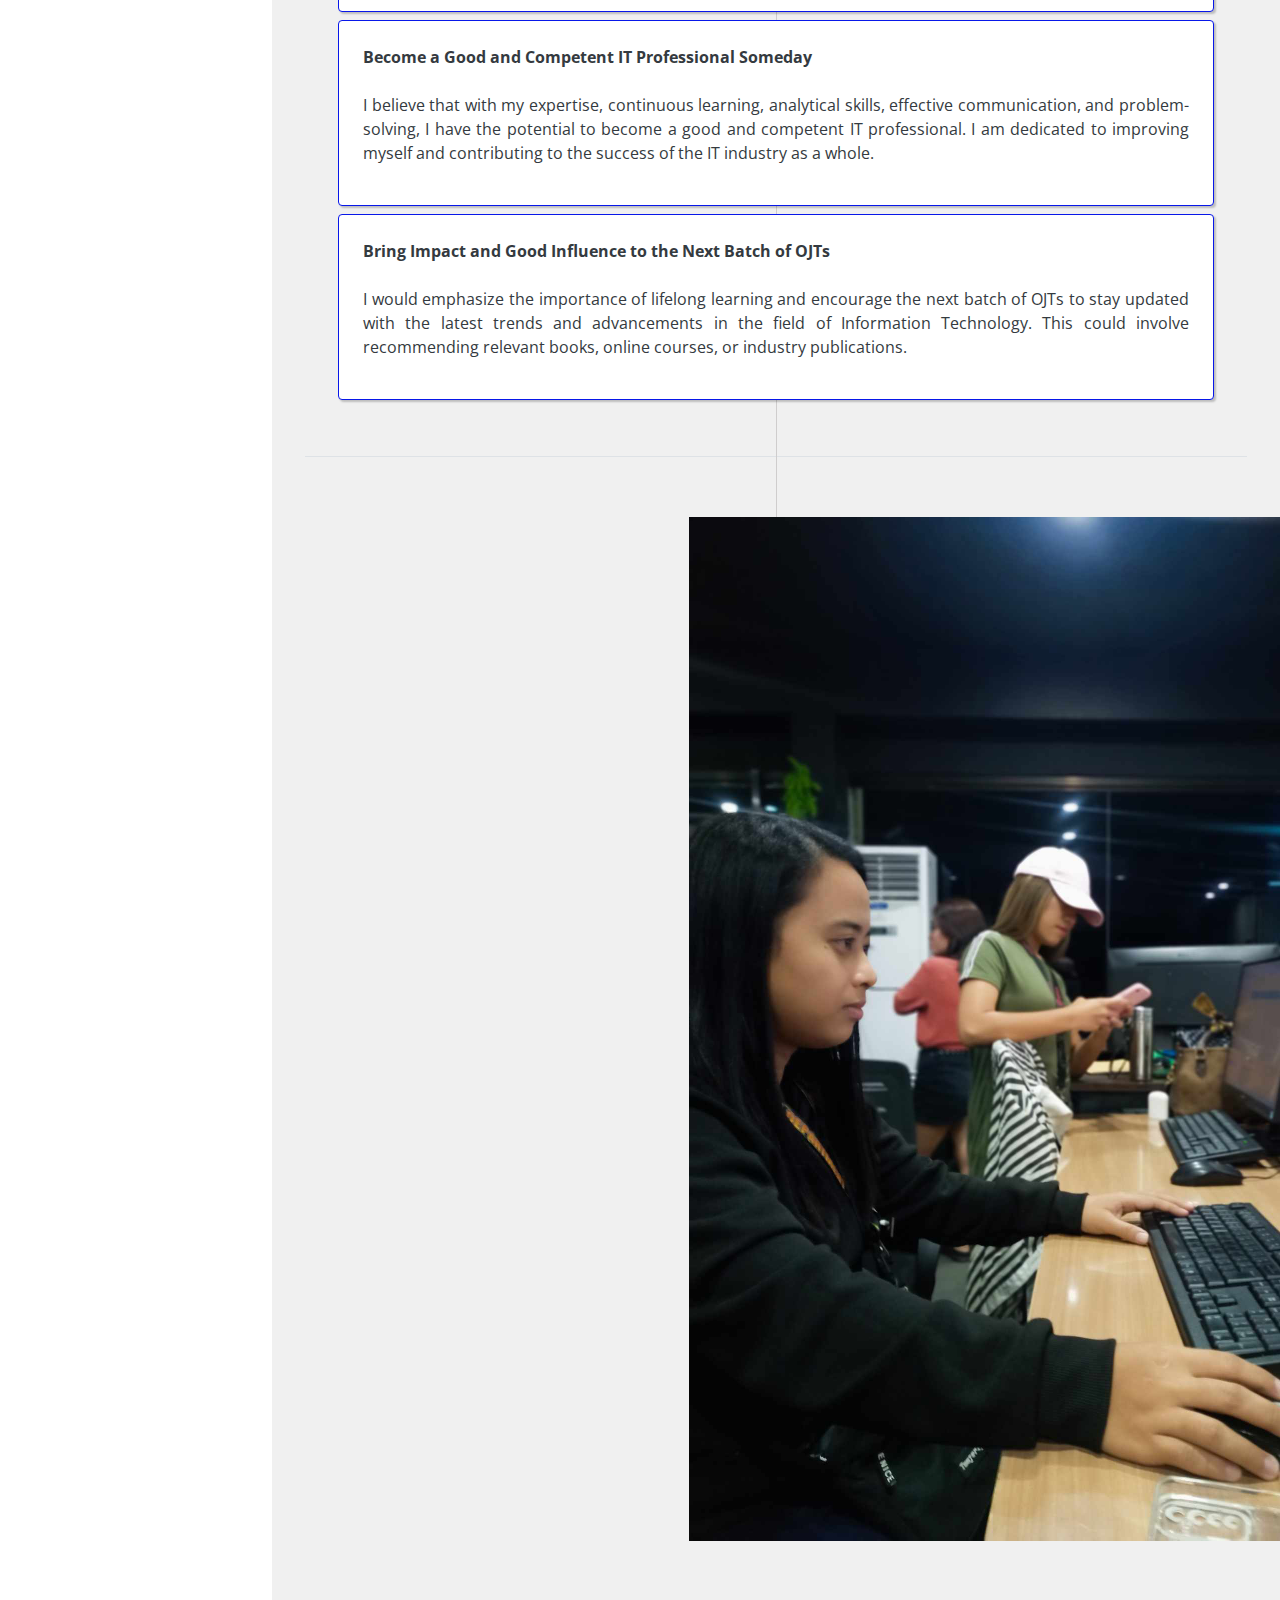
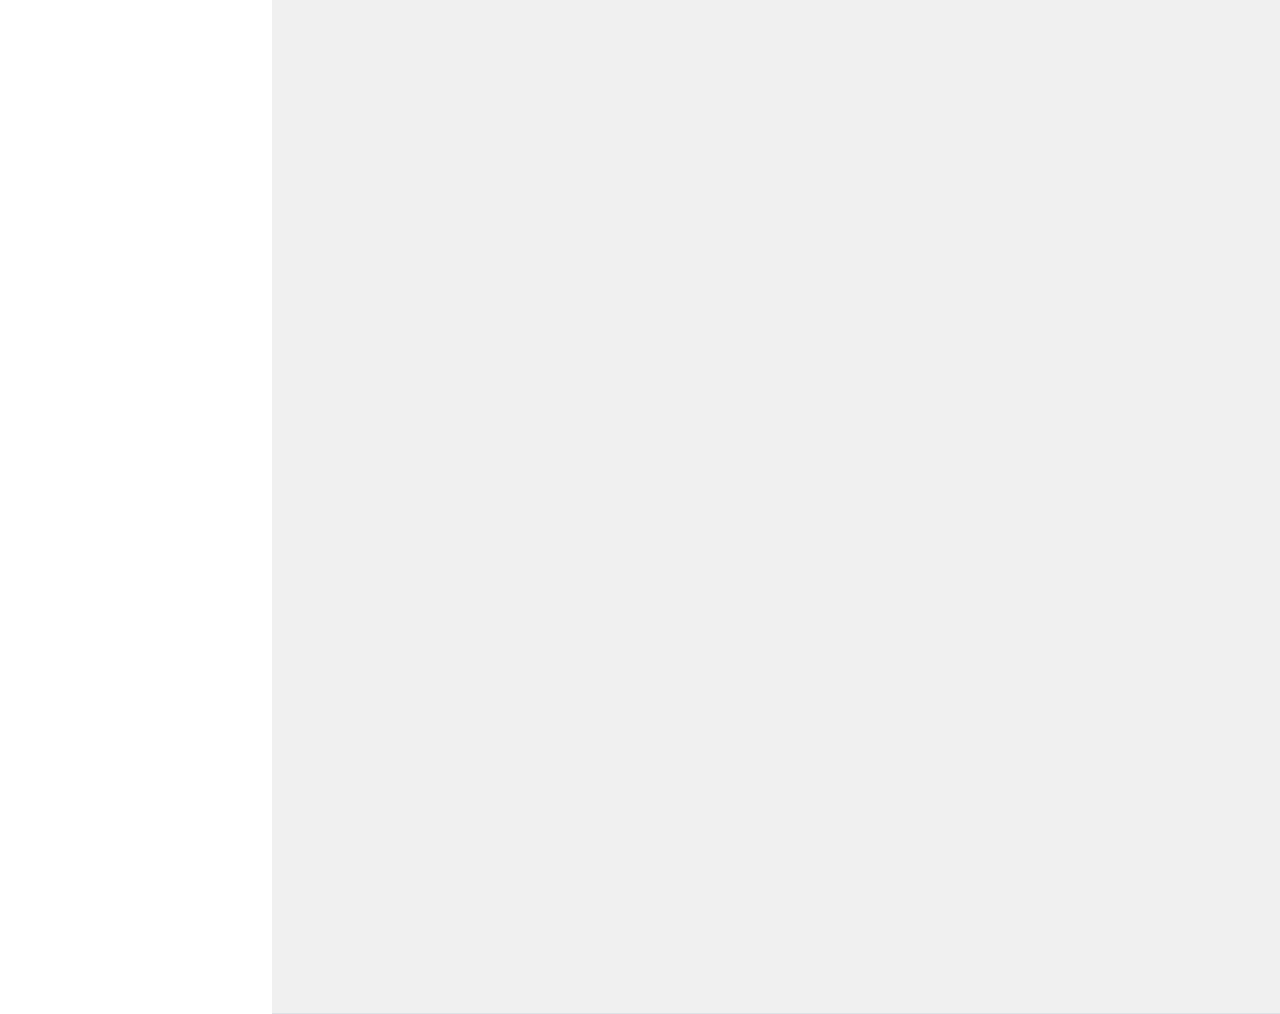
<file: WORKEXPERIENCE.html>
<!DOCTYPE html>
<html lang="en">

<head>
    <meta charset="utf-8">
    <meta name="viewport" content="width=device-width, initial-scale=1, shrink-to-fit=no">
    <meta name="description" content="">
    <meta name="author" content="">

    <link rel="shortcut icon" href="img/favicon.ico">
    <title>Profile Bootstrap Theme</title>

    <!-- Global stylesheets -->
    <link href="css/bootstrap/bootstrap.min.css" rel="stylesheet">
    <link href="https://fonts.googleapis.com/css?family=Saira+Extra+Condensed:100,200,300,400,500,600,700,800,900" rel="stylesheet">
    <link href="https://fonts.googleapis.com/css?family=Open+Sans:300,300i,400,400i,600,600i,700,700i,800,800i" rel="stylesheet">
    <link href="font-awesome/css/font-awesome.min.css" rel="stylesheet">
    <link href="css/devicons/css/devicons.min.css" rel="stylesheet">
    <link href="css/simple-line-icons/css/simple-line-icons.css" rel="stylesheet">
    <link href="css/style.css" rel="stylesheet">
</head>

<body id="page-top">
    
    <nav class="navbar navbar-expand-lg navbar-dark bg-primary fixed-top" id="sideNav">
      <a class="navbar-brand js-scroll-trigger" href="index.html">
        <span class="d-block d-lg-none  mx-0 px-0"><img src="img/logo-white.png" alt="" class="img-fluid"></span>
        <span class="d-none d-lg-block">
          <img class="img-fluid img-profile rounded-circle mx-auto mb-2" src="img/profile.jpg" alt="">
        </span>
      </a>
        <button class="navbar-toggler" type="button" data-toggle="collapse" data-target="#navbarSupportedContent" aria-controls="navbarSupportedContent" aria-expanded="false" aria-label="Toggle navigation">
            <span class="navbar-toggler-icon"></span>
        </button>
        <div class="collapse navbar-collapse" id="navbarSupportedContent">
          <ul class="navbar-nav">
            <li class="nav-item">
                <a class="nav-link" href="index.html">HOME</a>
            </li>
            <li class="nav-item">
                <a class="nav-link " href="PROFESSIONAL.html">IT PROFESSIONAL</a>
            </li>
            <li class="nav-item">
              <a class="nav-link  " href="OJT EXPERIENCE.html">OJT EXPERIENCE</a>
            </li>
            <li class="nav-item">
                <a class="nav-link  " href="PERSONALITYDEVELOPMENT.html">OJT PERSONALITY DEVELOPMENT </a>
            </li>
            <!-- <li class="nav-item">
                <a class="nav-link  " href="#awards">COMPETENCY SKILLS</a>
            </li> -->
            <li class="nav-item">
                <a class="nav-link  " href="THINKINGSKILLS.html">THINKING SKILLS</a>
            </li>
            <li class="nav-item">
                <a class="nav-link  active" href="WORKEXPERIENCE.html">WORK EXPERIENCE</a>
            </li>
          </ul>
        </div>
    </nav>

    <div class="container-fluid p-0">
    <!--====================================================
                           AWARDS
    ======================================================-->       
      <section class="resume-section  p-3 p-lg-5 " id="awards">
          <div class="row my-auto">
              <div class="col-12">
                <h2 class="  text-center">WORK EXPERIENCE</h2>
                <div class="mb-5 heading-border"></div>
              </div> 
              
              <div class="main-award mt-5" id="award-box">
                <div class="award">
                  <div class="award-icon"></div>
                  <div class="award-content">
                      <span class="date">2023</span>
                      <h5 class="title">SPLACE (DAVAO CITY)</h5>

                  </div>
              </div>
                  <div class="award">
                      <div class="award-icon"></div>
                      <div class="award-content text-dark">
                          <!-- <span class="date">Apr 2017 - Mar 2018</span> -->
                          <p>The daily activities I perform during my OJT at Splace help me in several ways. Firstly, they provide practical exposure to the concepts and theories learned in my course. I can apply and test my knowledge in real-world scenarios, gaining a deeper understanding of how it translates into practice. Additionally, the daily challenges and responsibilities I encounter during the OJT allow me to develop essential skills such as leadership, project management, data analysis, client relationship management, and continuous improvement. These skills are invaluable in my career development, enabling me to contribute effectively to future roles in my field of study.</p>
                       
                      </div>
                  </div>
                  
                  <div class="award">
                    <div class="award-icon"></div>
                    <div class="award-content  text-dark">
                        <p>As the Lead Profiler at Splace, I encounter various scenarios and problems related to data profiling. By fostering effective communication, prioritizing tasks, managing time efficiently, addressing data inconsistencies, and encouraging continuous learning, I strive to overcome these challenges and deliver accurate and reliable profiling results for our clients.</p>
  
                    </div>
            </div>


            <div class="container-fluid p-0 mt-5">
                <section class="resume-section p-3 p-lg-5 " id="">
                  <div class="row my-auto text-dark">
                      <div class="col-12">
                      </div>
                     
                    
                        <div class="card mx-0 p-4 mb-2 mt-3" style="border-color:  #0817e9; box-shadow: 2px 2px 2px rgba(0, 0, 0, 0.21);">
                          <div class=" resume-content mr-auto text-justify">
                              <p><strong>Most Important things I learned during your Industry Exposure
                                 </strong> <br><br>The most important lesson I have learned during my industry exposure in the IT profession is the significance of continuous learning and adaptability. By embracing these principles, I can ensure that I stay relevant, contribute effectively to the organization, and deliver high-quality results in a rapidly evolving industry.</p>
                          </div>
                        </div>  
                        <div class="card mx-0 p-4 mb-2" style="border-color:  #0817e9; box-shadow: 2px 2px 2px rgba(0, 0, 0, 0.21);">
                          <div class=" resume-content mr-auto text-justify">
                            </div><strong>Values learned in OJT Experience and Implications of these Values in Life as a Future IT Professional
                                 </strong> <br>Through my OJT experience, I learned the significance of delivering high-quality work consistently. I realized that attention to detail and a strong work ethic are essential for achieving excellence in any endeavor. This value has translated into my personal life as well, as I strive for continuous improvement and take pride in the quality of my work</p>
                          </div> 
                        <div class="card mx-0 p-4 mb-2" style="border-color:  #0817e9; box-shadow: 2px 2px 2px rgba(0, 0, 0, 0.21);">
                          <div class=" resume-content mr-auto text-justify text-dark">
                              <p><strong>Become a Good and Competent IT Professional 
                                Someday
                                 </strong> <br><br> I believe that with my expertise, continuous learning, analytical skills, effective communication, and problem-solving, I have the potential to become a good and competent IT professional. I am dedicated to improving myself and contributing to the success of the IT industry as a whole.</p>
                          </div>
                        </div>  
                          <div class="card mx-0 p-4 mb-2" style="border-color:  #0817e9; box-shadow: 2px 2px 2px rgba(0, 0, 0, 0.21);">
                            <div class=" resume-content mr-auto text-justify text-dark">
                                <p><strong>Bring Impact and Good Influence to the Next Batch 
                                    of OJTs
                                     </strong> <br><br> I would emphasize the importance of lifelong learning and encourage the next batch of OJTs to stay updated with the latest trends and advancements in the field of Information Technology. This could involve recommending relevant books, online courses, or industry publications.</p>
                          </div>
                        </div>  
                        
                        
                      </div>
                      </div>
                    </div>
                        <div class="text-center">
                            <img src="img/OJT1.jpeg" height="50%" alt="">
                        </div>
      </section> 
    </div>


    <!-- Global javascript -->
    <script src="js/jquery/jquery.min.js"></script>
    <script src="js/bootstrap/bootstrap.bundle.min.js"></script>
    <script src="js/jquery-easing/jquery.easing.min.js"></script>
    <script src="js/counter/jquery.waypoints.min.js"></script>
    <script src="js/counter/jquery.counterup.min.js"></script>
    <script src="js/custom.js"></script>
    <script>
        $(document).ready(function(){

        $(".filter-b").click(function(){
            var value = $(this).attr('data-filter');
            if(value == "all")
            { 
                $('.filter').show('1000');
            }
            else
            { 
                $(".filter").not('.'+value).hide('3000');
                $('.filter').filter('.'+value).show('3000');
            }
        });
        
        if ($(".filter-b").removeClass("active")) {
          $(this).removeClass("active");
        }
        $(this).addClass("active");
        });

        // SKILLS
        $(function () {
            $('.counter').counterUp({
                delay: 10,
                time: 2000
            });

        });
    </script> 
</body>

</html>
</file>
<file: css/simple-line-icons/css/simple-line-icons.css>
@font-face {
  font-family: 'simple-line-icons';
  src: url('../fonts/Simple-Line-Icons.eot?v=2.4.0');
  src: url('../fonts/Simple-Line-Icons.eot?v=2.4.0#iefix') format('embedded-opentype'), url('../fonts/Simple-Line-Icons.woff2?v=2.4.0') format('woff2'), url('../fonts/Simple-Line-Icons.ttf?v=2.4.0') format('truetype'), url('../fonts/Simple-Line-Icons.woff?v=2.4.0') format('woff'), url('../fonts/Simple-Line-Icons.svg?v=2.4.0#simple-line-icons') format('svg');
  font-weight: normal;
  font-style: normal;
}
/*
 Use the following CSS code if you want to have a class per icon.
 Instead of a list of all class selectors, you can use the generic [class*="icon-"] selector, but it's slower:
*/
.icon-user,
.icon-people,
.icon-user-female,
.icon-user-follow,
.icon-user-following,
.icon-user-unfollow,
.icon-login,
.icon-logout,
.icon-emotsmile,
.icon-phone,
.icon-call-end,
.icon-call-in,
.icon-call-out,
.icon-map,
.icon-location-pin,
.icon-direction,
.icon-directions,
.icon-compass,
.icon-layers,
.icon-menu,
.icon-list,
.icon-options-vertical,
.icon-options,
.icon-arrow-down,
.icon-arrow-left,
.icon-arrow-right,
.icon-arrow-up,
.icon-arrow-up-circle,
.icon-arrow-left-circle,
.icon-arrow-right-circle,
.icon-arrow-down-circle,
.icon-check,
.icon-clock,
.icon-plus,
.icon-minus,
.icon-close,
.icon-event,
.icon-exclamation,
.icon-organization,
.icon-trophy,
.icon-screen-smartphone,
.icon-screen-desktop,
.icon-plane,
.icon-notebook,
.icon-mustache,
.icon-mouse,
.icon-magnet,
.icon-energy,
.icon-disc,
.icon-cursor,
.icon-cursor-move,
.icon-crop,
.icon-chemistry,
.icon-speedometer,
.icon-shield,
.icon-screen-tablet,
.icon-magic-wand,
.icon-hourglass,
.icon-graduation,
.icon-ghost,
.icon-game-controller,
.icon-fire,
.icon-eyeglass,
.icon-envelope-open,
.icon-envelope-letter,
.icon-bell,
.icon-badge,
.icon-anchor,
.icon-wallet,
.icon-vector,
.icon-speech,
.icon-puzzle,
.icon-printer,
.icon-present,
.icon-playlist,
.icon-pin,
.icon-picture,
.icon-handbag,
.icon-globe-alt,
.icon-globe,
.icon-folder-alt,
.icon-folder,
.icon-film,
.icon-feed,
.icon-drop,
.icon-drawer,
.icon-docs,
.icon-doc,
.icon-diamond,
.icon-cup,
.icon-calculator,
.icon-bubbles,
.icon-briefcase,
.icon-book-open,
.icon-basket-loaded,
.icon-basket,
.icon-bag,
.icon-action-undo,
.icon-action-redo,
.icon-wrench,
.icon-umbrella,
.icon-trash,
.icon-tag,
.icon-support,
.icon-frame,
.icon-size-fullscreen,
.icon-size-actual,
.icon-shuffle,
.icon-share-alt,
.icon-share,
.icon-rocket,
.icon-question,
.icon-pie-chart,
.icon-pencil,
.icon-note,
.icon-loop,
.icon-home,
.icon-grid,
.icon-graph,
.icon-microphone,
.icon-music-tone-alt,
.icon-music-tone,
.icon-earphones-alt,
.icon-earphones,
.icon-equalizer,
.icon-like,
.icon-dislike,
.icon-control-start,
.icon-control-rewind,
.icon-control-play,
.icon-control-pause,
.icon-control-forward,
.icon-control-end,
.icon-volume-1,
.icon-volume-2,
.icon-volume-off,
.icon-calendar,
.icon-bulb,
.icon-chart,
.icon-ban,
.icon-bubble,
.icon-camrecorder,
.icon-camera,
.icon-cloud-download,
.icon-cloud-upload,
.icon-envelope,
.icon-eye,
.icon-flag,
.icon-heart,
.icon-info,
.icon-key,
.icon-link,
.icon-lock,
.icon-lock-open,
.icon-magnifier,
.icon-magnifier-add,
.icon-magnifier-remove,
.icon-paper-clip,
.icon-paper-plane,
.icon-power,
.icon-refresh,
.icon-reload,
.icon-settings,
.icon-star,
.icon-symbol-female,
.icon-symbol-male,
.icon-target,
.icon-credit-card,
.icon-paypal,
.icon-social-tumblr,
.icon-social-twitter,
.icon-social-facebook,
.icon-social-instagram,
.icon-social-linkedin,
.icon-social-pinterest,
.icon-social-github,
.icon-social-google,
.icon-social-reddit,
.icon-social-skype,
.icon-social-dribbble,
.icon-social-behance,
.icon-social-foursqare,
.icon-social-soundcloud,
.icon-social-spotify,
.icon-social-stumbleupon,
.icon-social-youtube,
.icon-social-dropbox,
.icon-social-vkontakte,
.icon-social-steam {
  font-family: 'simple-line-icons';
  speak: none;
  font-style: normal;
  font-weight: normal;
  font-variant: normal;
  text-transform: none;
  line-height: 1;
  /* Better Font Rendering =========== */
  -webkit-font-smoothing: antialiased;
  -moz-osx-font-smoothing: grayscale;
}
.icon-user:before {
  content: "\e005";
}
.icon-people:before {
  content: "\e001";
}
.icon-user-female:before {
  content: "\e000";
}
.icon-user-follow:before {
  content: "\e002";
}
.icon-user-following:before {
  content: "\e003";
}
.icon-user-unfollow:before {
  content: "\e004";
}
.icon-login:before {
  content: "\e066";
}
.icon-logout:before {
  content: "\e065";
}
.icon-emotsmile:before {
  content: "\e021";
}
.icon-phone:before {
  content: "\e600";
}
.icon-call-end:before {
  content: "\e048";
}
.icon-call-in:before {
  content: "\e047";
}
.icon-call-out:before {
  content: "\e046";
}
.icon-map:before {
  content: "\e033";
}
.icon-location-pin:before {
  content: "\e096";
}
.icon-direction:before {
  content: "\e042";
}
.icon-directions:before {
  content: "\e041";
}
.icon-compass:before {
  content: "\e045";
}
.icon-layers:before {
  content: "\e034";
}
.icon-menu:before {
  content: "\e601";
}
.icon-list:before {
  content: "\e067";
}
.icon-options-vertical:before {
  content: "\e602";
}
.icon-options:before {
  content: "\e603";
}
.icon-arrow-down:before {
  content: "\e604";
}
.icon-arrow-left:before {
  content: "\e605";
}
.icon-arrow-right:before {
  content: "\e606";
}
.icon-arrow-up:before {
  content: "\e607";
}
.icon-arrow-up-circle:before {
  content: "\e078";
}
.icon-arrow-left-circle:before {
  content: "\e07a";
}
.icon-arrow-right-circle:before {
  content: "\e079";
}
.icon-arrow-down-circle:before {
  content: "\e07b";
}
.icon-check:before {
  content: "\e080";
}
.icon-clock:before {
  content: "\e081";
}
.icon-plus:before {
  content: "\e095";
}
.icon-minus:before {
  content: "\e615";
}
.icon-close:before {
  content: "\e082";
}
.icon-event:before {
  content: "\e619";
}
.icon-exclamation:before {
  content: "\e617";
}
.icon-organization:before {
  content: "\e616";
}
.icon-trophy:before {
  content: "\e006";
}
.icon-screen-smartphone:before {
  content: "\e010";
}
.icon-screen-desktop:before {
  content: "\e011";
}
.icon-plane:before {
  content: "\e012";
}
.icon-notebook:before {
  content: "\e013";
}
.icon-mustache:before {
  content: "\e014";
}
.icon-mouse:before {
  content: "\e015";
}
.icon-magnet:before {
  content: "\e016";
}
.icon-energy:before {
  content: "\e020";
}
.icon-disc:before {
  content: "\e022";
}
.icon-cursor:before {
  content: "\e06e";
}
.icon-cursor-move:before {
  content: "\e023";
}
.icon-crop:before {
  content: "\e024";
}
.icon-chemistry:before {
  content: "\e026";
}
.icon-speedometer:before {
  content: "\e007";
}
.icon-shield:before {
  content: "\e00e";
}
.icon-screen-tablet:before {
  content: "\e00f";
}
.icon-magic-wand:before {
  content: "\e017";
}
.icon-hourglass:before {
  content: "\e018";
}
.icon-graduation:before {
  content: "\e019";
}
.icon-ghost:before {
  content: "\e01a";
}
.icon-game-controller:before {
  content: "\e01b";
}
.icon-fire:before {
  content: "\e01c";
}
.icon-eyeglass:before {
  content: "\e01d";
}
.icon-envelope-open:before {
  content: "\e01e";
}
.icon-envelope-letter:before {
  content: "\e01f";
}
.icon-bell:before {
  content: "\e027";
}
.icon-badge:before {
  content: "\e028";
}
.icon-anchor:before {
  content: "\e029";
}
.icon-wallet:before {
  content: "\e02a";
}
.icon-vector:before {
  content: "\e02b";
}
.icon-speech:before {
  content: "\e02c";
}
.icon-puzzle:before {
  content: "\e02d";
}
.icon-printer:before {
  content: "\e02e";
}
.icon-present:before {
  content: "\e02f";
}
.icon-playlist:before {
  content: "\e030";
}
.icon-pin:before {
  content: "\e031";
}
.icon-picture:before {
  content: "\e032";
}
.icon-handbag:before {
  content: "\e035";
}
.icon-globe-alt:before {
  content: "\e036";
}
.icon-globe:before {
  content: "\e037";
}
.icon-folder-alt:before {
  content: "\e039";
}
.icon-folder:before {
  content: "\e089";
}
.icon-film:before {
  content: "\e03a";
}
.icon-feed:before {
  content: "\e03b";
}
.icon-drop:before {
  content: "\e03e";
}
.icon-drawer:before {
  content: "\e03f";
}
.icon-docs:before {
  content: "\e040";
}
.icon-doc:before {
  content: "\e085";
}
.icon-diamond:before {
  content: "\e043";
}
.icon-cup:before {
  content: "\e044";
}
.icon-calculator:before {
  content: "\e049";
}
.icon-bubbles:before {
  content: "\e04a";
}
.icon-briefcase:before {
  content: "\e04b";
}
.icon-book-open:before {
  content: "\e04c";
}
.icon-basket-loaded:before {
  content: "\e04d";
}
.icon-basket:before {
  content: "\e04e";
}
.icon-bag:before {
  content: "\e04f";
}
.icon-action-undo:before {
  content: "\e050";
}
.icon-action-redo:before {
  content: "\e051";
}
.icon-wrench:before {
  content: "\e052";
}
.icon-umbrella:before {
  content: "\e053";
}
.icon-trash:before {
  content: "\e054";
}
.icon-tag:before {
  content: "\e055";
}
.icon-support:before {
  content: "\e056";
}
.icon-frame:before {
  content: "\e038";
}
.icon-size-fullscreen:before {
  content: "\e057";
}
.icon-size-actual:before {
  content: "\e058";
}
.icon-shuffle:before {
  content: "\e059";
}
.icon-share-alt:before {
  content: "\e05a";
}
.icon-share:before {
  content: "\e05b";
}
.icon-rocket:before {
  content: "\e05c";
}
.icon-question:before {
  content: "\e05d";
}
.icon-pie-chart:before {
  content: "\e05e";
}
.icon-pencil:before {
  content: "\e05f";
}
.icon-note:before {
  content: "\e060";
}
.icon-loop:before {
  content: "\e064";
}
.icon-home:before {
  content: "\e069";
}
.icon-grid:before {
  content: "\e06a";
}
.icon-graph:before {
  content: "\e06b";
}
.icon-microphone:before {
  content: "\e063";
}
.icon-music-tone-alt:before {
  content: "\e061";
}
.icon-music-tone:before {
  content: "\e062";
}
.icon-earphones-alt:before {
  content: "\e03c";
}
.icon-earphones:before {
  content: "\e03d";
}
.icon-equalizer:before {
  content: "\e06c";
}
.icon-like:before {
  content: "\e068";
}
.icon-dislike:before {
  content: "\e06d";
}
.icon-control-start:before {
  content: "\e06f";
}
.icon-control-rewind:before {
  content: "\e070";
}
.icon-control-play:before {
  content: "\e071";
}
.icon-control-pause:before {
  content: "\e072";
}
.icon-control-forward:before {
  content: "\e073";
}
.icon-control-end:before {
  content: "\e074";
}
.icon-volume-1:before {
  content: "\e09f";
}
.icon-volume-2:before {
  content: "\e0a0";
}
.icon-volume-off:before {
  content: "\e0a1";
}
.icon-calendar:before {
  content: "\e075";
}
.icon-bulb:before {
  content: "\e076";
}
.icon-chart:before {
  content: "\e077";
}
.icon-ban:before {
  content: "\e07c";
}
.icon-bubble:before {
  content: "\e07d";
}
.icon-camrecorder:before {
  content: "\e07e";
}
.icon-camera:before {
  content: "\e07f";
}
.icon-cloud-download:before {
  content: "\e083";
}
.icon-cloud-upload:before {
  content: "\e084";
}
.icon-envelope:before {
  content: "\e086";
}
.icon-eye:before {
  content: "\e087";
}
.icon-flag:before {
  content: "\e088";
}
.icon-heart:before {
  content: "\e08a";
}
.icon-info:before {
  content: "\e08b";
}
.icon-key:before {
  content: "\e08c";
}
.icon-link:before {
  content: "\e08d";
}
.icon-lock:before {
  content: "\e08e";
}
.icon-lock-open:before {
  content: "\e08f";
}
.icon-magnifier:before {
  content: "\e090";
}
.icon-magnifier-add:before {
  content: "\e091";
}
.icon-magnifier-remove:before {
  content: "\e092";
}
.icon-paper-clip:before {
  content: "\e093";
}
.icon-paper-plane:before {
  content: "\e094";
}
.icon-power:before {
  content: "\e097";
}
.icon-refresh:before {
  content: "\e098";
}
.icon-reload:before {
  content: "\e099";
}
.icon-settings:before {
  content: "\e09a";
}
.icon-star:before {
  content: "\e09b";
}
.icon-symbol-female:before {
  content: "\e09c";
}
.icon-symbol-male:before {
  content: "\e09d";
}
.icon-target:before {
  content: "\e09e";
}
.icon-credit-card:before {
  content: "\e025";
}
.icon-paypal:before {
  content: "\e608";
}
.icon-social-tumblr:before {
  content: "\e00a";
}
.icon-social-twitter:before {
  content: "\e009";
}
.icon-social-facebook:before {
  content: "\e00b";
}
.icon-social-instagram:before {
  content: "\e609";
}
.icon-social-linkedin:before {
  content: "\e60a";
}
.icon-social-pinterest:before {
  content: "\e60b";
}
.icon-social-github:before {
  content: "\e60c";
}
.icon-social-google:before {
  content: "\e60d";
}
.icon-social-reddit:before {
  content: "\e60e";
}
.icon-social-skype:before {
  content: "\e60f";
}
.icon-social-dribbble:before {
  content: "\e00d";
}
.icon-social-behance:before {
  content: "\e610";
}
.icon-social-foursqare:before {
  content: "\e611";
}
.icon-social-soundcloud:before {
  content: "\e612";
}
.icon-social-spotify:before {
  content: "\e613";
}
.icon-social-stumbleupon:before {
  content: "\e614";
}
.icon-social-youtube:before {
  content: "\e008";
}
.icon-social-dropbox:before {
  content: "\e00c";
}
.icon-social-vkontakte:before {
  content: "\e618";
}
.icon-social-steam:before {
  content: "\e620";
}
</file>
<file: css/style.css>
/*GENERAL STYLE*/

body {
    font-family: 'Open Sans', serif;
    padding-top: 54px;
    color: #868e96;
}

@media (min-width: 992px) {
    body {
        padding-top: 0;
        padding-left: 17rem;
    }
}

h1,
h2,
h3,
h4,
h5,
h6 {
    font-family: 'Saira Extra Condensed', serif;
    font-weight: 700;
    text-transform: uppercase;
    color: #343a40;
}

h1 {
    font-size: 6rem;
    line-height: 5.5rem;
}

h2 {
    font-size: 3.5rem;
}

a {
    color: #2196f3;
}

a:hover,
a:focus,
a:active {
    color: #0f72c1;
}

.subheading {
    text-transform: uppercase;
    font-weight: 500;
    font-family: 'Saira Extra Condensed', serif;
    font-size: 1.35rem;
}

/*==================================================
                  SOCIAL-ICON
====================================================*/
  .list-social-icons a {
      color: #495057;
  }

  .list-social-icons a:hover {
      color: #2196f3;
  }

  .list-social-icons a .fa-lg {
      font-size: 1.75rem;
  }

  .list-icons {
      font-size: 3rem;
  }

  .list-icons .list-inline-item i:hover {
      color: #2196f3;
  }

/*==================================================
                    NAV-BAR
====================================================*/
  #sideNav .navbar-nav .nav-item .nav-link {
      font-weight: 600;
      text-transform: uppercase;
  }

  @media (min-width: 992px) {
      #sideNav {
          text-align: center;
          position: fixed;
          top: 0;
          left: 0;
          display: flex;
          flex-direction: column;
          width: 17rem;
          height: 100vh;
      }
      #sideNav .navbar-brand {
          display: flex;
          margin: auto auto 0;
          padding: 0.5rem;
      }
      #sideNav .navbar-brand .img-profile {
          max-width: 10rem;
          max-height: 10rem;
          border: 0.5rem solid rgba(255, 255, 255, 0.2);
      }
      #sideNav .navbar-collapse {
          display: flex;
          align-items: flex-start;
          flex-grow: 0;
          width: 100%;
          margin-bottom: auto;
      }
      #sideNav .navbar-collapse .navbar-nav {
          flex-direction: column;
          width: 100%;
      }
      #sideNav .navbar-collapse .navbar-nav .nav-item {
          display: block;
      }
      #sideNav .navbar-collapse .navbar-nav .nav-item .nav-link {
          display: block;
      }
  }

/*==================================================
                  BUTTON (Generic)
====================================================*/

.btn-general {
    background-color: transparent;
    text-align: center;
    border-width: 1px;
    border-radius: 0px;
    font-size: 16px;
    padding: 10px 15px;
    font-weight: 400;
    text-transform: uppercase;
}

.btn-white {
    border-color: #2196f3;
    background-color: #2196f3;
    color: #fff;
}

.btn-white:hover,
.btn-white:focus {
    background-color: transparent;
    color: #2196f3;
    cursor: pointer;
}

.btn-green {
    border-color: #2196f3;
    color: #2196f3;
}

.btn-green:hover,
.btn-green:focus {
    background-color: #2196f3;
    color: #fff;
    cursor: pointer;
}

/*==================================================
                  SECTION (Generic)
====================================================*/
  .heading-border {
      width: 60px;
      height: 10px;
      background-color: #2196f3;
      margin: 0 auto 20px auto;
  }

  section.resume-section {
      border-bottom: 1px solid #dee2e6;
      padding-top: 5rem !important;
      padding-bottom: 5rem !important;
  }

  section.resume-section .resume-item .resume-date {
      min-width: none;
  }

  @media (min-width: 768px) {
      section.resume-section {
          min-height: 100vh;
      }
      section.resume-section .resume-item .resume-date {
          min-width: 18rem;
      }
  }

  @media (min-width: 992px) {
      section.resume-section {
          padding-top: 3rem !important;
          padding-bottom: 3rem !important;
      }
  }

  .bg-primary {
      background-color: #2196f3 !important;
  }

  .text-primary {
      color: #2196f3 !important;
  }

/*==================================================
                      ABOUT
====================================================*/
  #about {
      background-image: url(../img/profile-banner3.jpg); 
      background-size: cover;
      background-position: center center;
      background-repeat: no-repeat;
  }

  #about h1 {
    /*font-size: 100%;*/
  }

/*==================================================
                    EXPERIENCE
====================================================*/  
  #experience {
    background: #f5f5f5;
  }

  #experience .card h4{
    font-family: 'Roboto Condensed', sans-serif;
    text-transform: none;
    color:#555;
  }

/*====================================================
                   PORTFOLIO
======================================================*/

#portfolio{
    padding:100px 0;
} 

.port-head-cont{
    margin:20px auto 40px auto;
    text-align: center;
}

.port-head-cont button{
    margin:5px 2px;
}

#portfolio .portfolio-item {
    right: 0;
    margin: 0 0 15px;
}

#portfolio .portfolio-item .portfolio-link {
    position: relative;
    display: block;
    max-width: 400px;
    margin: 0 auto;
    cursor: pointer;
}

#portfolio .portfolio-item .portfolio-link .caption-port {
    position: absolute;
    width: 100%;
    height: 100%;
    -webkit-transition: all ease 0.5s;
    -moz-transition: all ease 0.5s;
    transition: all ease 0.5s;
    opacity: 0;
    background: rgba(54, 160, 245, 0.73);
}

#portfolio .portfolio-item .portfolio-link .caption-port:hover {
    opacity: 1;
}

#portfolio .portfolio-item .portfolio-link .caption-port .caption-port-content {
    font-size: 20px;
    position: absolute;
    top: 50%;
    width: 100%;
    height: 20px;
    margin-top: -12px;
    text-align: center;
    color: white;
}

#portfolio .portfolio-item .portfolio-link .caption-port .caption-port-content i {
    margin-top: -12px;
}

#portfolio .portfolio-item .portfolio-link .caption-port .caption-port-content h3,
#portfolio .portfolio-item .portfolio-link .caption-port .caption-port-content h4 {
    margin: 0;
}

#portfolio * {
    z-index: 2;
}

@media (min-width: 767px) {
    #portfolio .portfolio-item {
        margin: 0 0 30px;
    }
}

.portfolio-modal .modal-dialog {
    max-width: 100%;
    min-height: 100%;
    margin: 0;
    padding: 0;
    text-align: left;
    border: none;
    border-radius: 0;
    background-clip: border-box;
    -webkit-box-shadow: none;
    box-shadow: none;
}

.portfolio-modal .title-bar {
    padding: 0 0 50px 0;
}

.portfolio-modal .title-bar h1{
    visibility: initial;
    animation-name: initial;
}

.portfolio-modal .modal-dialog .modal-content {
    padding: 10px 0 100px 0;
    border: 0;
    border-radius: 0;
} 

.portfolio-modal .modal-dialog .modal-content img {
    margin-bottom: 30px;
}

.portfolio-modal .modal-dialog .modal-content .item-details {
    margin: 30px 0;
}
 
.portfolio-modal .close-modal {
    position: absolute;
    top: 25px;
    right: 25px;
    width: 75px;
    height: 75px;
    cursor: pointer;
    background-color: transparent;
}

.portfolio-modal .close-modal:hover {
    opacity: 0.3;
}

.portfolio-modal .close-modal .lr {
    /* Safari and Chrome */
    z-index: 1051;
    width: 1px;
    height: 75px;
    margin-left: 35px;
    /* IE 9 */
    -webkit-transform: rotate(45deg);
    -ms-transform: rotate(45deg);
    transform: rotate(45deg);
    background-color: #2C3E50;
}

.portfolio-modal .close-modal .lr .rl {
    /* Safari and Chrome */
    z-index: 1052;
    width: 1px;
    height: 75px;
    /* IE 9 */
    -webkit-transform: rotate(90deg);
    -ms-transform: rotate(90deg);
    transform: rotate(90deg);
    background-color: #2C3E50;
}

.portfolio-modal .modal-backdrop {
    display: none;
    opacity: 0;
}

@media (max-width: 850px){
    .portfolio-modal .close-modal{
        display: none;
    }
}  

/*====================================================
                      SKILLS
======================================================*/

#skills {
    background-image: url("../img/bg-stats.jpg");
    background-size: cover;
    background-position: center center;
    background-repeat: no-repeat;
}

.skill-cover {
    background-color: rgba(31, 31, 31, 0.68); 
}

.skill-cover h3{
  font-family: "hind", sans-serif;
  font-size: 35px;
  margin-bottom: 40px;
}

.skill-item {
    padding: 20px 0;
    margin-bottom: 30px;
    background: rgba(144, 144, 144, 0.78);
}

.skill-item i {
    color: #2196f3;
}

.skill-item h2 {
    color: #fff;
    font-size: "hind", sans-serif;
    font-size: 35px;
    font-weight: 700;
    margin-top: 15px;
    margin-bottom: 1px;
}

.skill-item p {
    color: #fff;
    font-family: "hind", sans-serif;
    /*text-transform: uppercase;*/
    font-weight: 300;
    margin-top: 0;
}

/*====================================================
                      AWARD
======================================================*/
 
#awards {
    background: #f0f0f0;
}

#award-box {
    overflow: hidden;
    position: relative;
    padding: 60px 0;
}

#award-box:before {
    content: "";
    width: 1px;
    height: 100%;
    background: #cfcdcd;
    position: absolute;
    top: 0;
    left: 50%;
}

#award-box .award {
    width: 50%;
    clear: both;
    position: relative;
}

#award-box .award:before,
#award-box .award:after {
    content: "";
    display: block;
    clear: both;
}

#award-box .award:first-child:before,
#award-box .award:last-child:before {
    content: "";
    width: 11px;
    height: 11px;
    background: #cfcdcd;
    box-sizing: content-box;
    border: 5px solid #fff;
    box-shadow: 0 0 0 2px #cfcdcd;
    position: absolute;
    top: -54px;
    right: -11px;
    transform: rotate(45deg);
}

#award-box .award:last-child:before {
    top: auto;
    bottom: -54px;
}

#award-box .award:last-child:nth-child(even):before {
    right: auto;
    left: -11px;
}

#award-box .award-icon {
    width: 24px;
    height: 24px;
    background: #fff;
    border: 1px solid #cfcdcd;
    position: absolute;
    top: 17px;
    right: -13px;
    z-index: 1;
    transform: rotate(45deg);
}

#award-box .award-icon:before {
    content: "";
    display: block;
    width: 15px;
    height: 15px;
    background: #fff;
    position: absolute;
    top: 50%;
    left: 50%;
    transform: translate(-50%, -50%);
    transition: background-color 0.2s ease 0s;
}

#award-box .award:hover .award-icon:before {
    background: #39b3ff;
}

#award-box .award-content {
    width: 85%;
    padding: 18px 30px;
    background: #fff;
    text-align: right;
    float: left;
    border: 1px solid transparent;
    position: relative;
    transition: all 0.3s ease 0s;
}

#award-box .award:hover .award-content {
    border: 1px solid #cfcdcd;
}

#award-box .award-content:before {
    content: "";
    display: block;
    width: 14px;
    height: 14px;
    background: #fff;
    border: 1px solid #cfcdcd;
    position: absolute;
    top: 21px;
    right: -7.3px;
    transform: rotate(45deg);
    transition: all 0.2s ease 0s;
}

#award-box .award:hover .award-content:before {
    background: #39b3ff;
    border-color: #39b3ff;
}

#award-box .award-content:after {
    content: "";
    width: 11%;
    height: 1px;
    background: #cfcdcd;
    position: absolute;
    top: 28px;
    right: -14%;
}

#award-box .date {
    display: block;
    font-size: 15px;
    font-weight: 600;
    color: #39b3ff;
    margin: 0 0 8px;
    transition: all 0.3s ease 0s;
}

#award-box .award:hover .date {
    color: #444;
}

#award-box .title {
    font-size: 18px;
    color: #444;
    margin-top: 0;
    transition: all 0.3s ease 0s;
}

#award-box .award:hover .title {
    color: #39b3ff;
}

#award-box .description {
    font-size: 16px;
    color: #777;
    line-height: 28px;
    margin-top: 8px;
}

#award-box .award:nth-child(2n),
#award-box .award:nth-child(2n) .award-content {
    float: right;
    text-align: left;
}

#award-box .award:nth-child(2n) .award-icon {
    right: 0;
    left: -12px;
}

#award-box .award:nth-child(2n) .award-content:before {
    left: -7.3px;
}

#award-box .award:nth-child(2n) .award-content:after {
    left: -14%;
}
 
@media only screen and (max-width: 767px) {
    #award-box {
        padding-left: 20px;
    }
    #award-box:before {
        left: 20px;
    }
    #award-box .award {
        width: 100%;
    }
    #award-box .award,
    #award-box .award-content {
        float: right;
        padding:5px;
        text-align: left;
    }
    #award-box .award:first-child:before,
    #award-box .award:last-child:nth-child(odd):before {
        right: auto;
        left: -11px;
    }
    #award-box .award-icon {
        right: 0;
        left: -12px;
    }
    #award-box .award-content:before {
        left: -7.3px;
    }
    #award-box .award-content:after {
        left: -14%;
    }
}

/*====================================================
                   CONTACT
======================================================*/

#contact{
  padding: 50px 0;
}

#contact .contact-cont h3{
  color:#555;
  font-size: 45px;
}

#contact .contact-cont p{
  padding-right: 20px;
  font-size: 15px;
}

#contact .contact-cont2 address,
#contact .contact-cont2 address a{
  color:#666;
}
 
.con-form input {
    border-color: #ccc;
    border-radius: 0;
    color: #717171;
    margin-top: 30px; 
}

.con-form textarea {
    width: 100%; 
    height: 200px;
    margin:30px 0;
    border-color: #ccc;
    border-radius: 0;
    color: #717171;
}

.contact-side-desc{
    padding-top: 40px;
} 

.contact-box-desc h3{
  color:#555;
}

.contact-box-desc h3 i{
  color: #2196f3;
}

.social-icon-f li{
  display: inline-block;
}

.social-icon-f li i{
  height: 35px;
  width:35px;
  line-height: 35px;
  border:2px solid #2196f3;
  text-align: center;
  margin-right: 10px;
  border-radius: 50%;
}  

@media(max-width: 767px){
    #contact-p2 .con-form input{
        margin-bottom: 30px;
    }
    .con-form textarea {
        width: 100%; 
        height: 200px;
        margin:10px 0 30px 0;
        border-color: #ccc;
        border-radius: 0;
        color: #717171;
    }

    .contact-box-desc{
        text-align: center;
    }

    #contact .social-icon-f{
        text-align: center;
    }
}

@media (max-width: 575px){
    #contact .social-icon-f{
            text-align: center;
    }    
}

@media (max-width: 420px){
    #contact .social-icon-f{
            text-align: center;
    }    
}
 
.map-responsive{
    overflow:hidden;
    padding-bottom:50%;
    position:relative;
    height:0;
}

.map-responsive iframe{
    left:0;
    top:0;
    height:100%;
    width:100%;
    position:absolute;
}
</file>
<file: css/devicons/css/devicons.min.css>
/*!
 *  Devicons 1.8.0 made by Theodore Vorillas / http://vorillaz.com 
 */
@font-face{font-family:devicons;src:url(../fonts/devicons.eot?xqxft6);src:url(../fonts/devicons.eot?#iefixxqxft6) format("embedded-opentype"),url(../fonts/devicons.woff?xqxft6) format("woff"),url(../fonts/devicons.ttf?xqxft6) format("truetype"),url(../fonts/devicons.svg?xqxft6#devicons) format("svg");font-weight:400;font-style:normal}.devicons{font-family:devicons;speak:none;font-style:normal;font-weight:400;font-variant:normal;text-transform:none;line-height:1;-webkit-font-smoothing:antialiased;-moz-osx-font-smoothing:grayscale}.devicons-git:before{content:"\e602"}.devicons-git_compare:before{content:"\e628"}.devicons-git_branch:before{content:"\e625"}.devicons-git_commit:before{content:"\e629"}.devicons-git_pull_request:before{content:"\e626"}.devicons-git_merge:before{content:"\e627"}.devicons-bitbucket:before{content:"\e603"}.devicons-github_alt:before{content:"\e608"}.devicons-github_badge:before{content:"\e609"}.devicons-github:before{content:"\e60a"}.devicons-github_full:before{content:"\e617"}.devicons-java:before{content:"\e638"}.devicons-ruby:before{content:"\e639"}.devicons-scala:before{content:"\e637"}.devicons-python:before{content:"\e63c"}.devicons-go:before{content:"\e624"}.devicons-ruby_on_rails:before{content:"\e63b"}.devicons-django:before{content:"\e61d"}.devicons-markdown:before{content:"\e63e"}.devicons-php:before{content:"\e63d"}.devicons-mysql:before{content:"\e604"}.devicons-streamline:before{content:"\e605"}.devicons-database:before{content:"\e606"}.devicons-laravel:before{content:"\e63f"}.devicons-javascript:before{content:"\e64e"}.devicons-angular:before{content:"\e653"}.devicons-backbone:before{content:"\e652"}.devicons-coffeescript:before{content:"\e651"}.devicons-jquery:before{content:"\e650"}.devicons-modernizr:before{content:"\e620"}.devicons-jquery_ui:before{content:"\e654"}.devicons-ember:before{content:"\e61b"}.devicons-dojo:before{content:"\e61c"}.devicons-nodejs:before{content:"\e619"}.devicons-nodejs_small:before{content:"\e618"}.devicons-javascript_shield:before{content:"\e64f"}.devicons-bootstrap:before{content:"\e647"}.devicons-sass:before{content:"\e64b"}.devicons-css3_full:before{content:"\e64a"}.devicons-css3:before{content:"\e649"}.devicons-html5:before{content:"\e636"}.devicons-html5_multimedia:before{content:"\e632"}.devicons-html5_device_access:before{content:"\e633"}.devicons-html5_3d_effects:before{content:"\e635"}.devicons-html5_connectivity:before{content:"\e634"}.devicons-ghost_small:before{content:"\e614"}.devicons-ghost:before{content:"\e61f"}.devicons-magento:before{content:"\e640"}.devicons-joomla:before{content:"\e641"}.devicons-jekyll_small:before{content:"\e60d"}.devicons-drupal:before{content:"\e642"}.devicons-wordpress:before{content:"\e60b"}.devicons-grunt:before{content:"\e64c"}.devicons-bower:before{content:"\e64d"}.devicons-npm:before{content:"\e61e"}.devicons-yahoo_small:before{content:"\e62b"}.devicons-yahoo:before{content:"\e615"}.devicons-bing_small:before{content:"\e600"}.devicons-windows:before{content:"\e60f"}.devicons-linux:before{content:"\e612"}.devicons-ubuntu:before{content:"\e63a"}.devicons-android:before{content:"\e60e"}.devicons-apple:before{content:"\e611"}.devicons-appstore:before{content:"\e613"}.devicons-phonegap:before{content:"\e630"}.devicons-blackberry:before{content:"\e623"}.devicons-stackoverflow:before{content:"\e610"}.devicons-techcrunch:before{content:"\e62c"}.devicons-codrops:before{content:"\e62f"}.devicons-css_tricks:before{content:"\e601"}.devicons-smashing_magazine:before{content:"\e62d"}.devicons-netmagazine:before{content:"\e62e"}.devicons-codepen:before{content:"\e616"}.devicons-cssdeck:before{content:"\e62a"}.devicons-hackernews:before{content:"\e61a"}.devicons-dropbox:before{content:"\e607"}.devicons-google_drive:before{content:"\e631"}.devicons-visualstudio:before{content:"\e60c"}.devicons-unity_small:before{content:"\e621"}.devicons-raspberry_pi:before{content:"\e622"}.devicons-chrome:before{content:"\e643"}.devicons-ie:before{content:"\e644"}.devicons-firefox:before{content:"\e645"}.devicons-opera:before{content:"\e646"}.devicons-safari:before{content:"\e648"}.devicons-swift:before{content:"\e655"}.devicons-symfony:before{content:"\e656"}.devicons-symfony_badge:before{content:"\e657"}.devicons-less:before{content:"\e658"}.devicons-stylus:before{content:"\e659"}.devicons-trello:before{content:"\e65a"}.devicons-atlassian:before{content:"\e65b"}.devicons-jira:before{content:"\e65c"}.devicons-envato:before{content:"\e65d"}.devicons-snap_svg:before{content:"\e65e"}.devicons-raphael:before{content:"\e65f"}.devicons-google_analytics:before{content:"\e660"}.devicons-compass:before{content:"\e661"}.devicons-onedrive:before{content:"\e662"}.devicons-gulp:before{content:"\e663"}.devicons-atom:before{content:"\e664"}.devicons-cisco:before{content:"\e665"}.devicons-nancy:before{content:"\e666"}.devicons-clojure:before{content:"\e668"}.devicons-clojure_alt:before{content:"\e66a"}.devicons-perl:before{content:"\e669"}.devicons-celluloid:before{content:"\e66b"}.devicons-w3c:before{content:"\e66c"}.devicons-redis:before{content:"\e66d"}.devicons-postgresql:before{content:"\e66e"}.devicons-webplatform:before{content:"\e66f"}.devicons-jenkins:before{content:"\e667"}.devicons-requirejs:before{content:"\e670"}.devicons-opensource:before{content:"\e671"}.devicons-typo3:before{content:"\e672"}.devicons-uikit:before{content:"\e673"}.devicons-doctrine:before{content:"\e674"}.devicons-groovy:before{content:"\e675"}.devicons-nginx:before{content:"\e676"}.devicons-haskell:before{content:"\e677"}.devicons-zend:before{content:"\e678"}.devicons-gnu:before{content:"\e679"}.devicons-yeoman:before{content:"\e67a"}.devicons-heroku:before{content:"\e67b"}.devicons-debian:before{content:"\e67d"}.devicons-travis:before{content:"\e67e"}.devicons-dotnet:before{content:"\e67f"}.devicons-codeigniter:before{content:"\e680"}.devicons-javascript_badge:before{content:"\e681"}.devicons-yii:before{content:"\e682"}.devicons-msql_server:before{content:"\e67c"}.devicons-composer:before{content:"\e683"}.devicons-krakenjs_badge:before{content:"\e684"}.devicons-krakenjs:before{content:"\e685"}.devicons-mozilla:before{content:"\e686"}.devicons-firebase:before{content:"\e687"}.devicons-sizzlejs:before{content:"\e688"}.devicons-creativecommons:before{content:"\e689"}.devicons-creativecommons_badge:before{content:"\e68a"}.devicons-mitlicence:before{content:"\e68b"}.devicons-senchatouch:before{content:"\e68c"}.devicons-bugsense:before{content:"\e68d"}.devicons-extjs:before{content:"\e68e"}.devicons-mootools_badge:before{content:"\e68f"}.devicons-mootools:before{content:"\e690"}.devicons-ruby_rough:before{content:"\e691"}.devicons-komodo:before{content:"\e692"}.devicons-coda:before{content:"\e693"}.devicons-bintray:before{content:"\e694"}.devicons-terminal:before{content:"\e695"}.devicons-code:before{content:"\e696"}.devicons-responsive:before{content:"\e697"}.devicons-dart:before{content:"\e698"}.devicons-aptana:before{content:"\e699"}.devicons-mailchimp:before{content:"\e69a"}.devicons-netbeans:before{content:"\e69b"}.devicons-dreamweaver:before{content:"\e69c"}.devicons-brackets:before{content:"\e69d"}.devicons-eclipse:before{content:"\e69e"}.devicons-cloud9:before{content:"\e69f"}.devicons-scrum:before{content:"\e6a0"}.devicons-prolog:before{content:"\e6a1"}.devicons-terminal_badge:before{content:"\e6a2"}.devicons-code_badge:before{content:"\e6a3"}.devicons-mongodb:before{content:"\e6a4"}.devicons-meteor:before{content:"\e6a5"}.devicons-meteorfull:before{content:"\e6a6"}.devicons-fsharp:before{content:"\e6a7"}.devicons-rust:before{content:"\e6a8"}.devicons-ionic:before{content:"\e6a9"}.devicons-sublime:before{content:"\e6aa"}.devicons-appcelerator:before{content:"\e6ab"}.devicons-asterisk:before{content:"\e6ac"}.devicons-aws:before{content:"\e6ad"}.devicons-digital-ocean:before{content:"\e6ae"}.devicons-dlang:before{content:"\e6af"}.devicons-docker:before{content:"\e6b0"}.devicons-erlang:before{content:"\e6b1"}.devicons-google-cloud-platform:before{content:"\e6b2"}.devicons-grails:before{content:"\e6b3"}.devicons-illustrator:before{content:"\e6b4"}.devicons-intellij:before{content:"\e6b5"}.devicons-materializecss:before{content:"\e6b6"}.devicons-openshift:before{content:"\e6b7"}.devicons-photoshop:before{content:"\e6b8"}.devicons-rackspace:before{content:"\e6b9"}.devicons-react:before{content:"\e6ba"}.devicons-redhat:before{content:"\e6bb"}.devicons-scriptcs:before{content:"\e6bc"}.devicons-sqllite:before{content:"\e6c4"}.devicons-vim:before{content:"\e6c5"}
</file>
